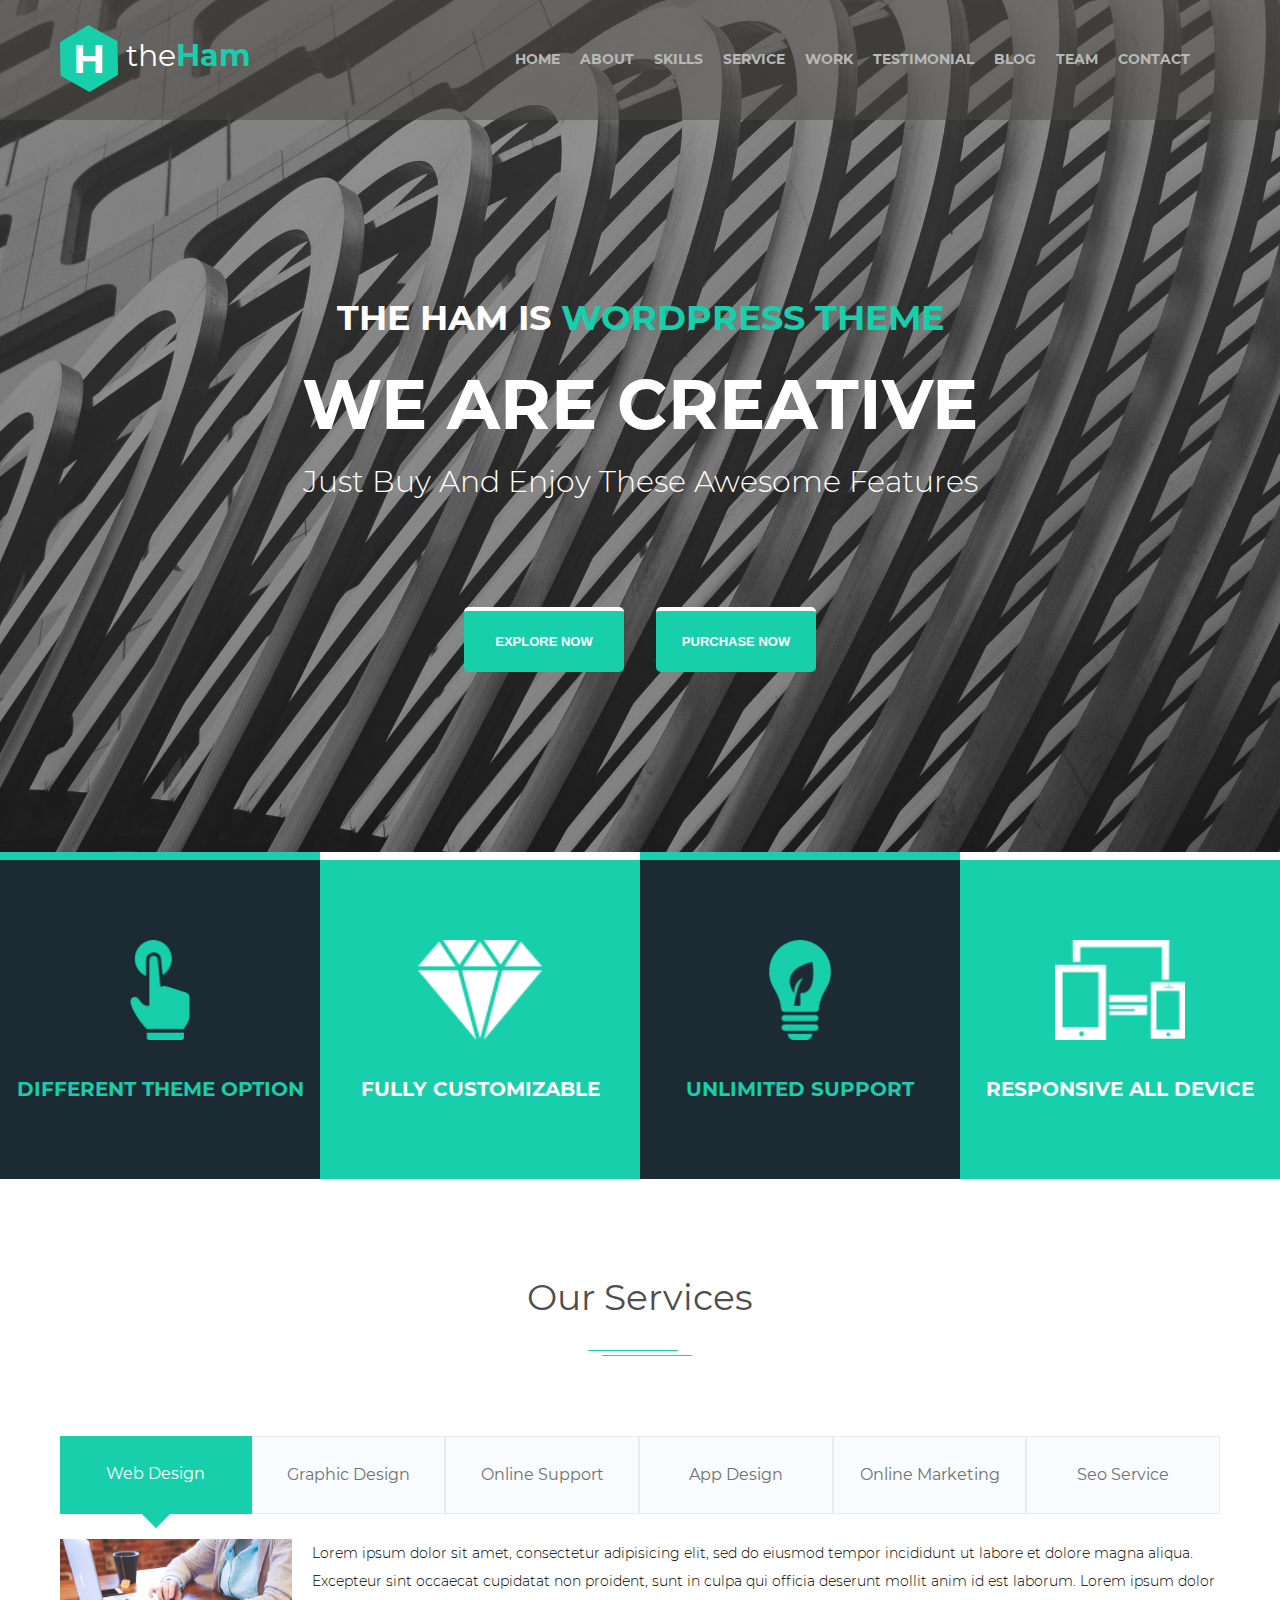
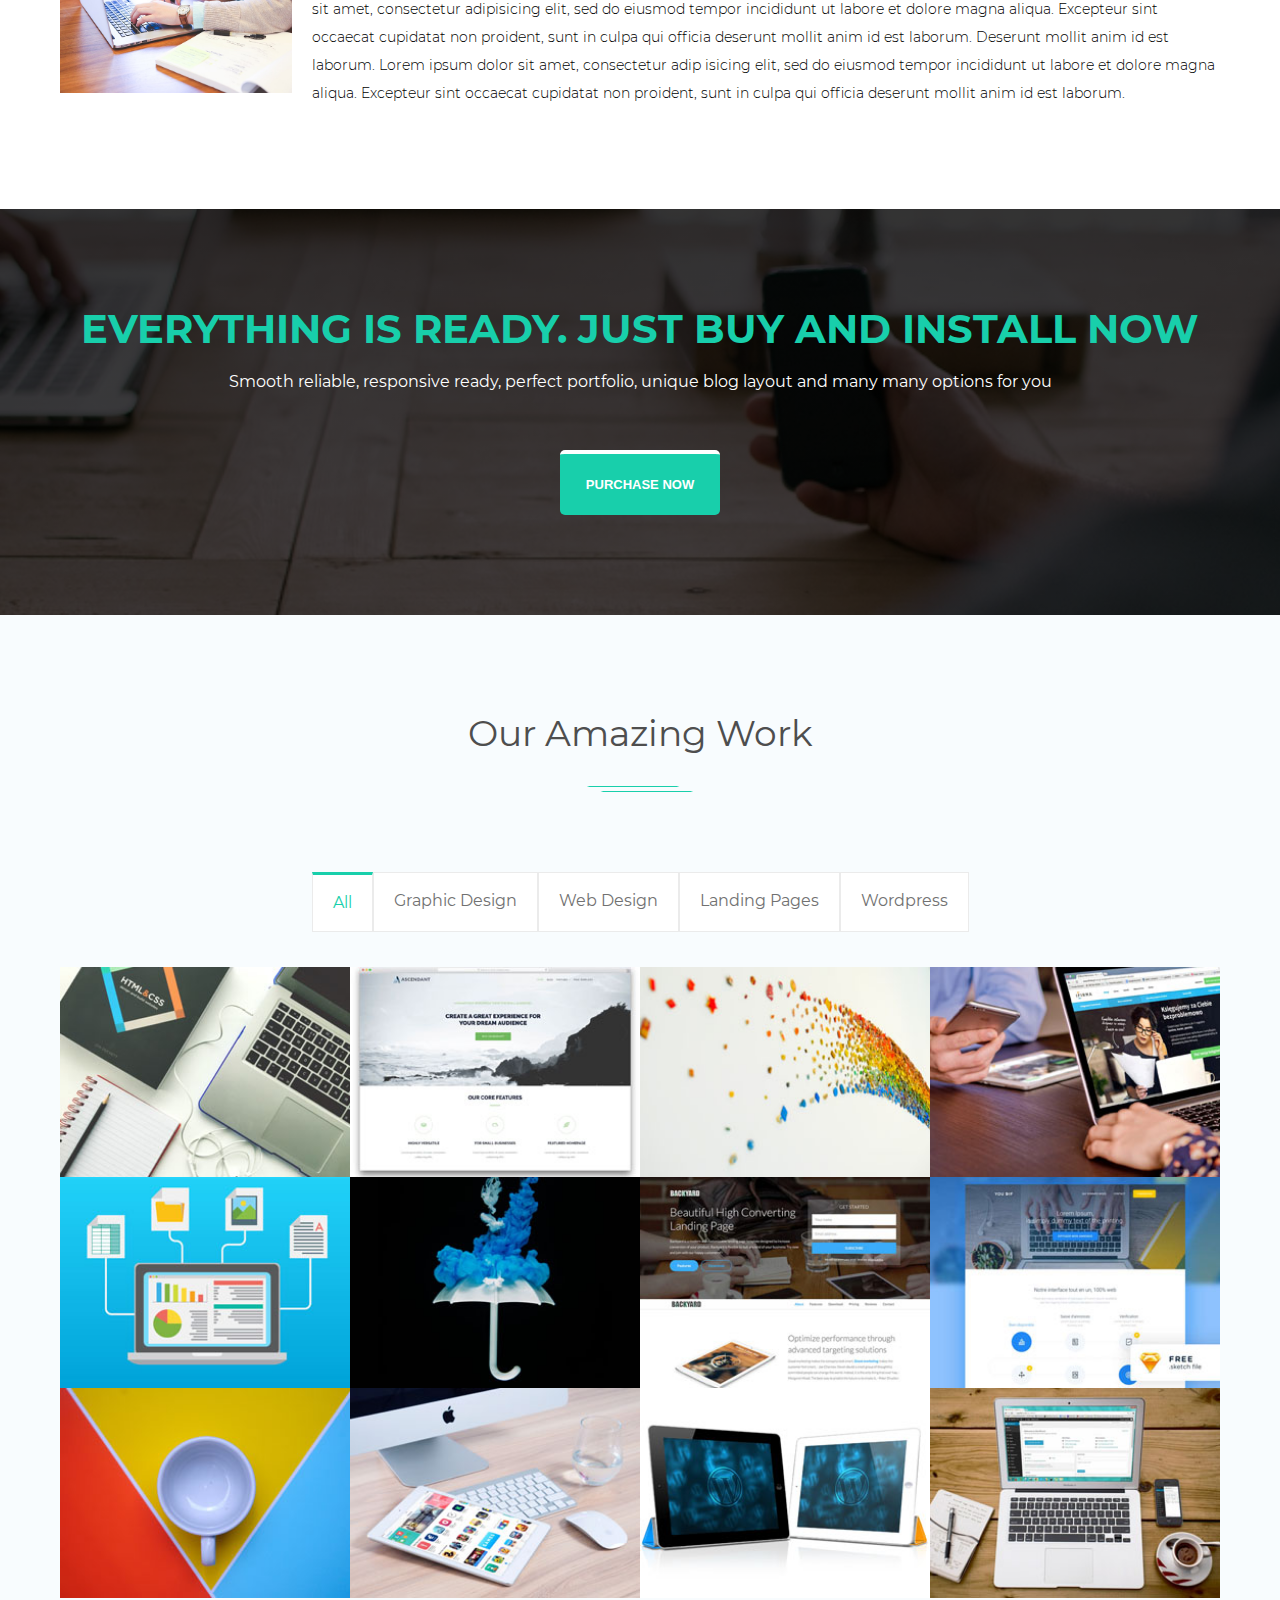
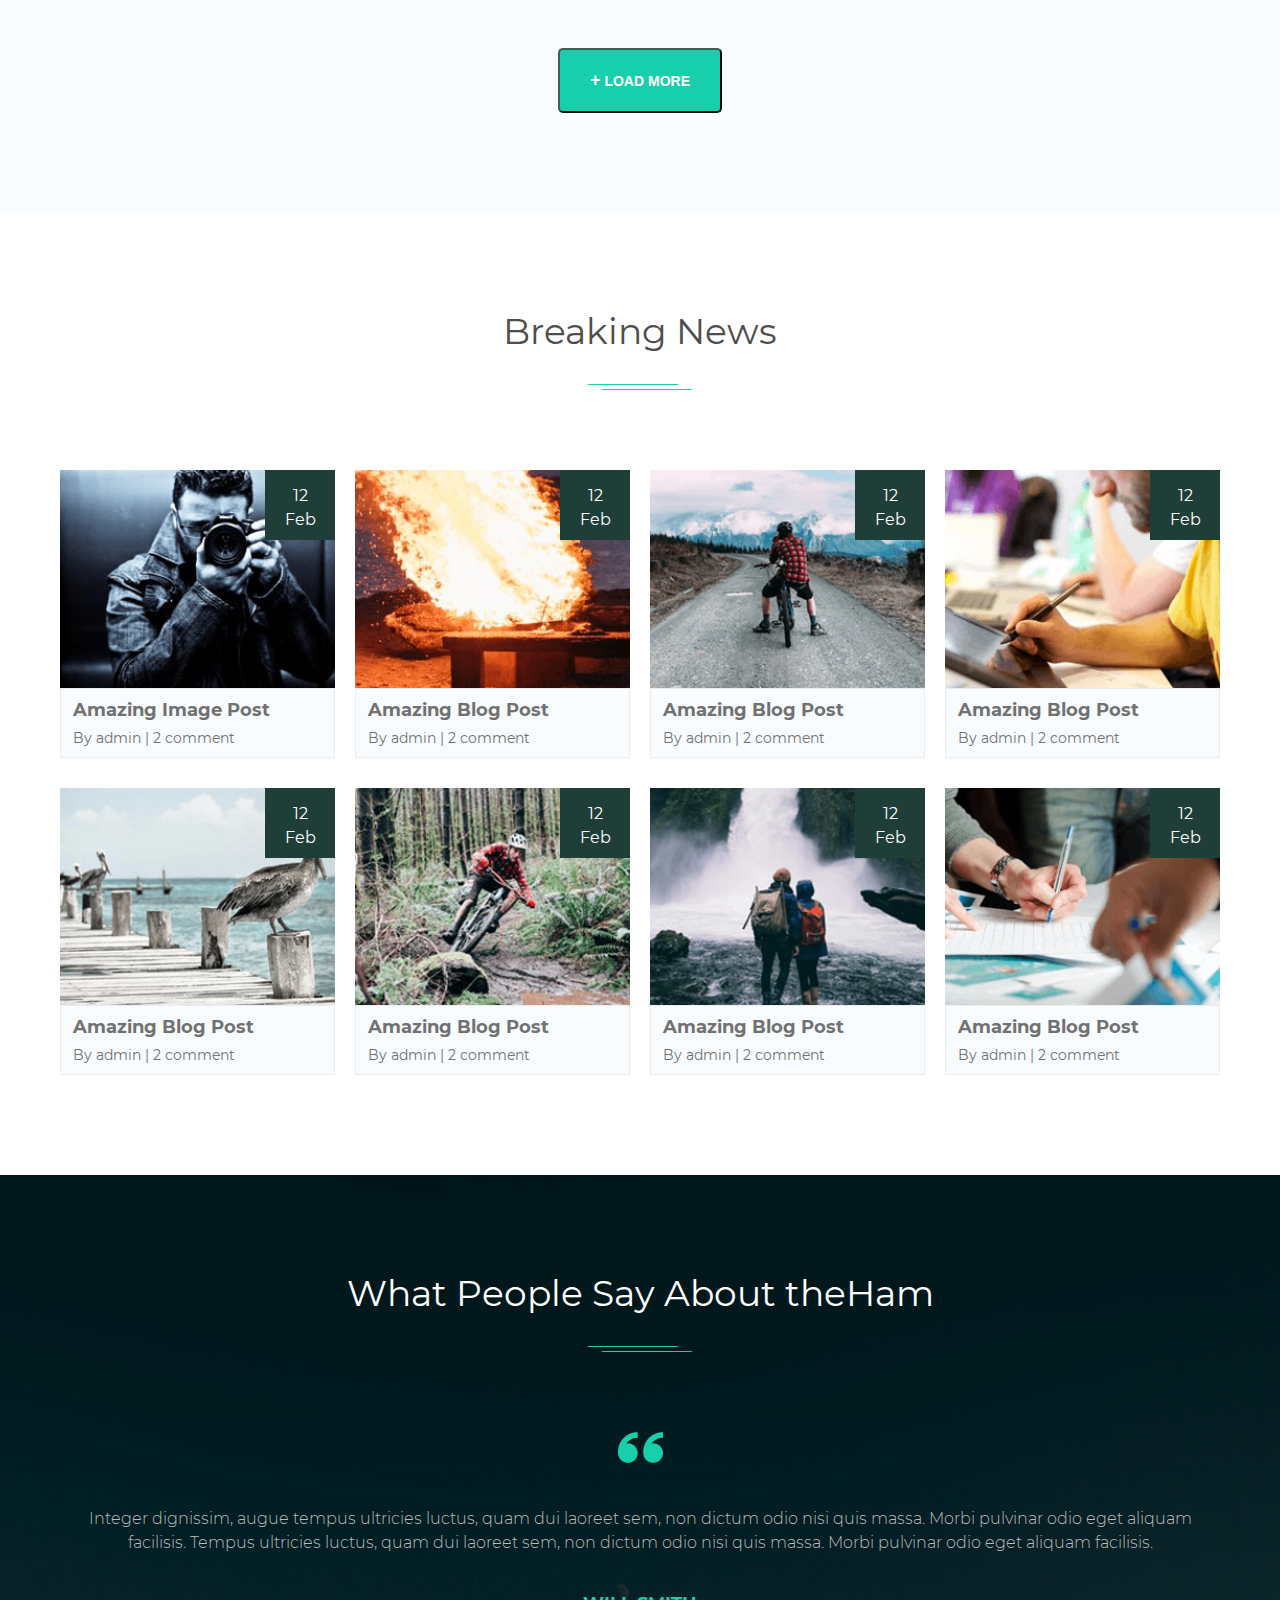
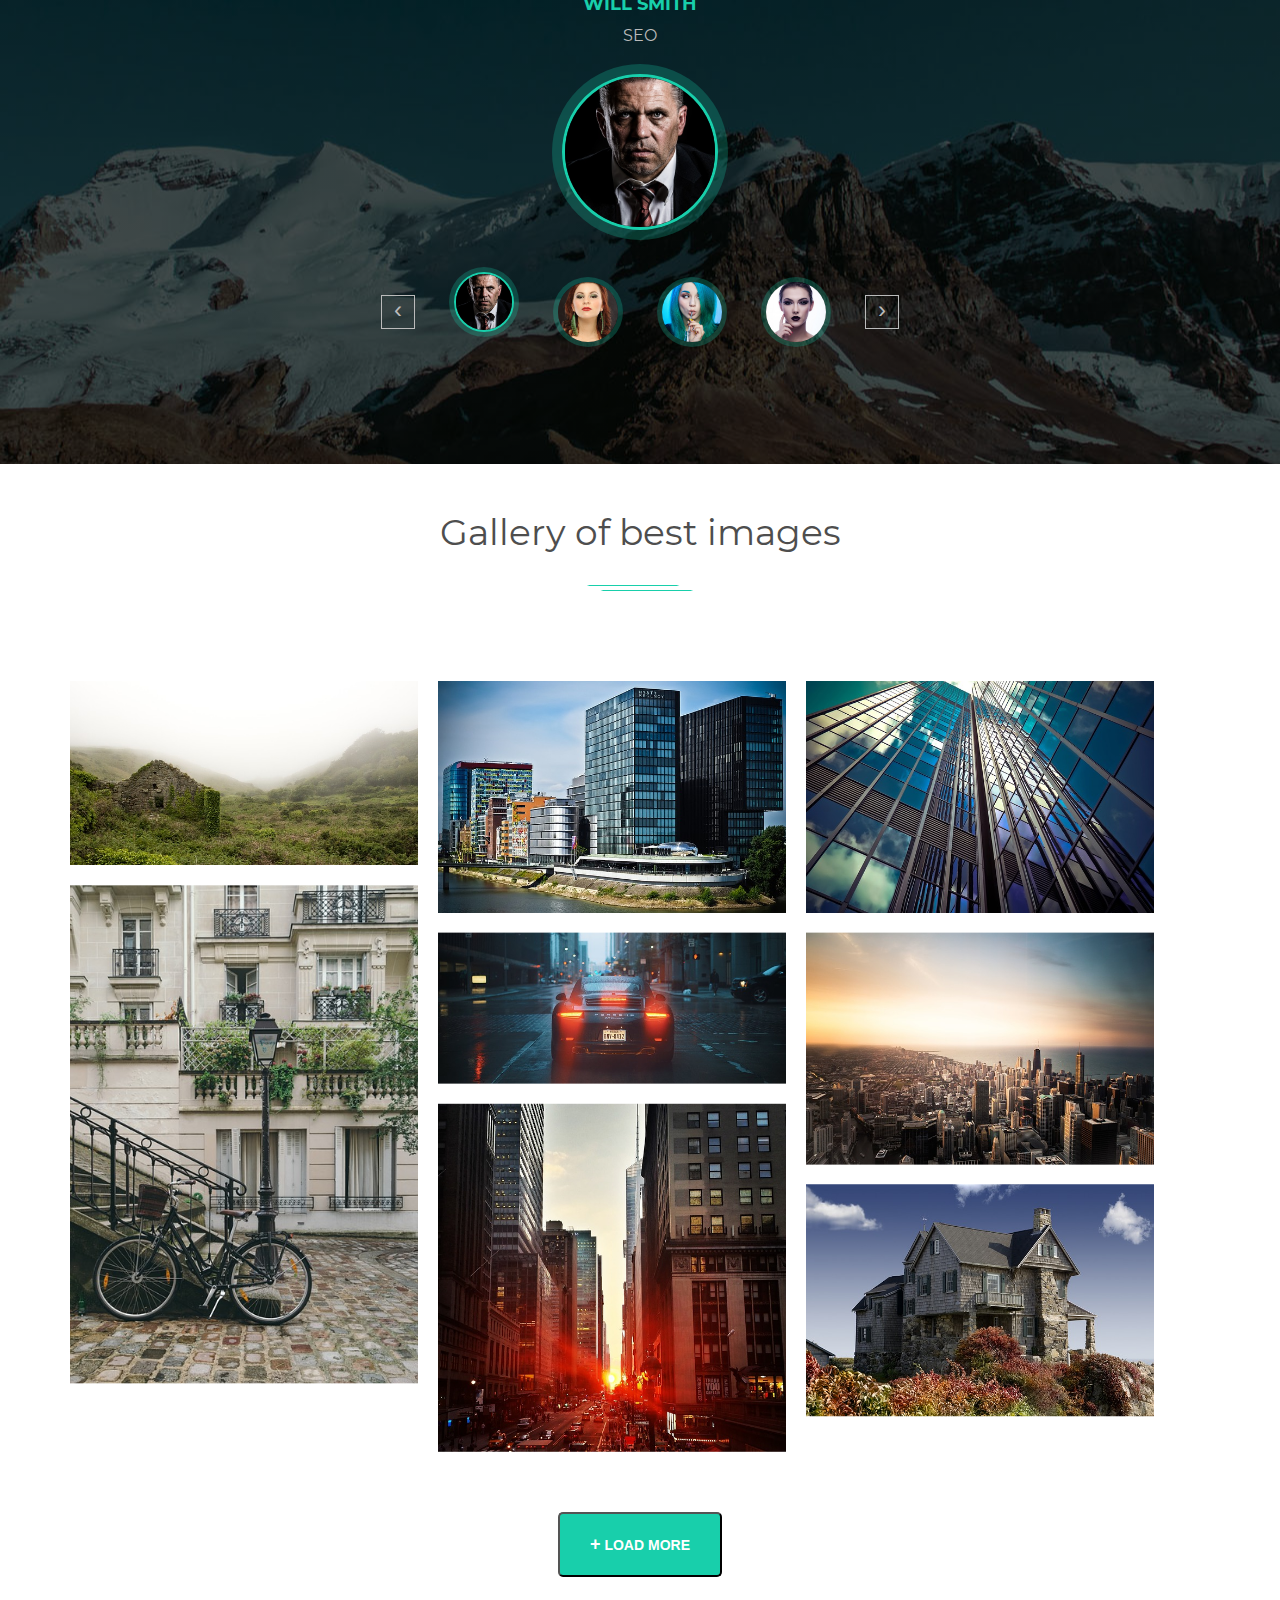
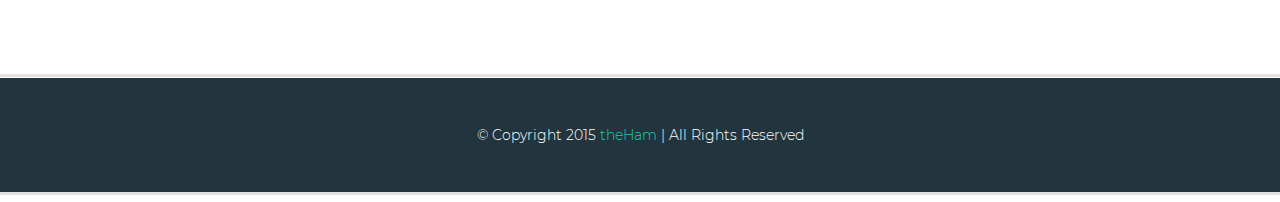
<file: fem1-popov-step-ham/index.html>
<!DOCTYPE html>
<html lang="en">
<head>
    <meta charset="UTF-8">
    <title>The Ham Step project</title>
    <link rel="stylesheet" href="css/reset.css">
    <link rel="stylesheet" href="css/style.css">
    <link rel="stylesheet" href="https://use.fontawesome.com/releases/v5.8.1/css/all.css" integrity="sha384-50oBUHEmvpQ+1lW4y57PTFmhCaXp0ML5d60M1M7uH2+nqUivzIebhndOJK28anvf" crossorigin="anonymous">
</head>
<body>
    <header class="header">
        <div class="header-nav">
            <div class="header-nav-container container">
                <a href="#" class="header-logo">
                    <span class="header-logo-hexagon">H</span>
                    the<span class="green-text bold-text">Ham</span>
                </a>
                <nav class="header-menu">
                    <a href="#" class="header-menu-item">home</a>
                    <a href="#" class="header-menu-item">about</a>
                    <a href="#" class="header-menu-item">skills</a>
                    <a href="#" class="header-menu-item">service</a>
                    <a href="#" class="header-menu-item">work</a>
                    <a href="#" class="header-menu-item">testimonial</a>
                    <a href="#" class="header-menu-item">blog</a>
                    <a href="#" class="header-menu-item">team</a>
                    <a href="#" class="header-menu-item">contact</a>
                    <i class="fas fa-search header-menu-item header-search-btn"></i>
                </nav>
            </div>
        </div>
        <div class="container header-container">
            <h1 class="header-title">The Ham is <span class="green-text">Wordpress theme</span></h1>
            <h2 class="header-title header-slogan">we are creative</h2>
            <h3 class="header-slogan-subtitle">Just Buy And Enjoy These Awesome Features</h3>
            <div class="header-btns">
                <button class="basic-btn">EXPLORE NOW</button>
                <button class="basic-btn">purchase now</button>
            </div>
        </div>
    </header>
    <section class="advantage">
        <div class="advantage-items"><img class="advantage-items-img" src="img/advantage-1.png" alt=""><h3>Different theme option</h3></div>
        <div class="advantage-items"><img class="advantage-items-img" src="img/advantage-2.png" alt=""><h3>fully customizable</h3></div>
        <div class="advantage-items"><img class="advantage-items-img" src="img/advantage-3.png" alt=""><h3>unlimited support</h3></div>
        <div class="advantage-items"><img class="advantage-items-img" src="img/advantage-4.png" alt=""><h3>responsive all device</h3></div>
    </section>
    <section class="services container">
        <h2 class="basic-title">Our Services</h2>
        <menu class="services-menu">
            <li class="services-menu-btn services-menu-btn-active" data-name="web-design">Web Design</li>
            <li class="services-menu-btn" data-name="graphic-design">Graphic Design</li>
            <li class="services-menu-btn" data-name="online-support">Online Support</li>
            <li class="services-menu-btn" data-name="app-design">App Design</li>
            <li class="services-menu-btn" data-name="online-marketing">Online Marketing</li>
            <li class="services-menu-btn" data-name="seo-service">Seo Service</li>
        </menu>
        <div class="services-content-wrapper">
            <p class="services-content clear-fix" data-content="web-design">
                <img class="services-content-img" src="img/services/web-design.jpg" alt=""> Lorem ipsum dolor sit amet, consectetur adipisicing elit, sed do eiusmod tempor incididunt ut labore et dolore magna aliqua. Excepteur sint occaecat cupidatat non proident, sunt in culpa qui officia deserunt mollit anim id est laborum. Lorem ipsum dolor sit amet, consectetur adipisicing elit, sed do eiusmod tempor incididunt ut labore et dolore magna aliqua. Excepteur sint occaecat cupidatat non proident, sunt in culpa qui officia deserunt mollit anim id est laborum. Deserunt mollit anim id est laborum. Lorem ipsum dolor sit amet, consectetur adip isicing elit, sed do eiusmod tempor incididunt ut labore et dolore magna aliqua. Excepteur sint occaecat cupidatat non proident, sunt in culpa qui officia deserunt mollit anim id est laborum.
            </p>
            <p class="services-content clear-fix" data-content="graphic-design" style="display: none;">
                <img class="services-content-img" src="img/services/graphic-design.jpg" alt=""> Fugit simul recteque ne sea, vel ei dolores intellegam. Quodsi appellantur cu his, everti interesset cum ex. Mundi alienum appellantur ius no, ei qui case argumentum vituperatoribus, porro dictas pro id. Sit tota tacimates senserit at, vel inani tempor labores ne. Ius et etiam aliquip suscipit.
            </p>
            <p class="services-content clear-fix" data-content="online-support" style="display: none;">
                <img class="services-content-img" src="img/services/online-support.jpg" alt=""> Te liber assentior eos, qui ne oblique scriptorem. Ex vis nominavi gubergren eloquentiam. Ea usu amet zril interesset, mel melius oporteat antiopam eu, qui ea nulla diceret vivendo. Ut sit paulo noster elaboraret, mollis indoctum cum ex. Vis ne fugit debitis prodesset, et ipsum voluptaria quo. Docendi offendit est ei. Iriure consequat eos ad, cu pri dicunt detraxit perpetua.
            </p>
            <p class="services-content clear-fix" data-content="app-design" style="display: none;">
                <img class="services-content-img" src="img/services/app-design.jpg" alt=""> Eos eu nostrud legimus. In sumo idque accusam sit. Epicuri vivendum accommodare eam ut, eu democritum dissentias scribentur sit. Dico phaedrum nam ea, ei veniam dolore mei.
            </p>
            <p class="services-content clear-fix" data-content="online-marketing" style="display: none;">
                <img class="services-content-img" src="img/services/online-marketing.jpg" alt=""> Ei vis maiorum vivendo phaedrum. Ut affert tacimates tractatos vim, ne eos aeque alterum. Nam ut reque partiendo. Ei tota percipit instructior est, ei eum case choro indoctum. Ex augue minimum per, sint quaestio sapientem vim ei.
            </p>
            <p class="services-content clear-fix" data-content="seo-service" style="display: none;">
                <img class="services-content-img" src="img/services/seo-service.jpg" alt=""> Cicero famously orated against his political opponent Lucius Sergius Catilina. Occasionally the first Oration against Catiline is taken for type specimens: Quo usque tandem abutere, Catilina, patientia nostra? Quam diu etiam furor iste tuus nos eludet? (How long, O Catiline, will you abuse our patience? And for how long will that madness of yours mock us?)
            </p>
        </div>
    </section>
    <section class="purchase">
        <h2 class="purchase-title">Everything is ready. just buy and install now</h2>
        <h3 class="purchase-subtitle">Smooth reliable, responsive ready, perfect portfolio, unique blog layout and many many options for you</h3>
        <button class="basic-btn">purchase now</button>
    </section>
    <section class="works">
        <div class="container">
            <h2 class="basic-title">Our Amazing Work</h2>
            <menu class="works-filter">
                <li class="works-filter-btn works-filter-btn-active">All</li>
                <li class="works-filter-btn" data-name="graphic-design">Graphic Design</li>
                <li class="works-filter-btn" data-name="web-design">Web Design</li>
                <li class="works-filter-btn" data-name="landing-page">Landing Pages</li>
                <li class="works-filter-btn" data-name="wordpress">Wordpress</li>
            </menu>
            <div class="works-content">
                <div class="works-content-item" data-category="web-design"><img src="img/web-design/web-design5.jpg" alt="poster"></div>
                <div class="works-content-item" data-category="landing-page"><img src="img/landing-page/landing-page3.jpg" alt="poster"></div>
                <div class="works-content-item" data-category="graphic-design"><img src="img/graphic-design/graphic-design2.jpg" alt="poster"></div>
                <div class="works-content-item" data-category="web-design"><img src="img/web-design/web-design6.jpg" alt="poster"></div>
                <div class="works-content-item" data-category="web-design"><img src="img/web-design/web-design7.jpg" alt="poster"></div>
                <div class="works-content-item" data-category="graphic-design"><img src="img/graphic-design/graphic-design1.jpg" alt="poster"></div>
                <div class="works-content-item" data-category="landing-page"><img src="img/landing-page/landing-page1.jpg" alt="poster"></div>
                <div class="works-content-item" data-category="landing-page"><img src="img/landing-page/landing-page2.jpg" alt="poster"></div>
                <div class="works-content-item" data-category="graphic-design"><img src="img/graphic-design/graphic-design3.jpg" alt="poster"></div>
                <div class="works-content-item" data-category="web-design"><img src="img/web-design/web-design2.jpg" alt="poster"></div>
                <div class="works-content-item" data-category="wordpress"><img src="img/wordpress/wordpress4.jpg" alt="poster"></div>
                <div class="works-content-item" data-category="wordpress"><img src="img/wordpress/wordpress5.jpg" alt="poster"></div>
                <div class="works-content-item" data-category="graphic-design"><img src="img/graphic-design/graphic-design4.jpg" alt="poster"></div>
                <div class="works-content-item" data-category="landing-page"><img src="img/landing-page/landing-page7.jpg" alt="poster"></div>
                <div class="works-content-item" data-category="wordpress"><img src="img/wordpress/wordpress1.jpg" alt="poster"></div>
                <div class="works-content-item" data-category="graphic-design"><img src="img/graphic-design/graphic-design8.jpg" alt="poster"></div>
                <div class="works-content-item" data-category="graphic-design"><img src="img/graphic-design/graphic-design9.jpg" alt="poster"></div>
                <div class="works-content-item" data-category="web-design"><img src="img/web-design/web-design3.jpg" alt="poster"></div>
                <div class="works-content-item" data-category="wordpress"><img src="img/wordpress/wordpress2.jpg" alt="poster"></div>
                <div class="works-content-item" data-category="graphic-design"><img src="img/graphic-design/graphic-design5.jpg" alt="poster"></div>
                <div class="works-content-item" data-category="wordpress"><img src="img/wordpress/wordpress9.jpg" alt="poster"></div>
                <div class="works-content-item" data-category="landing-page"><img src="img/landing-page/landing-page5.jpg" alt="poster"></div>
                <div class="works-content-item" data-category="graphic-design"><img src="img/graphic-design/graphic-design6.jpg" alt="poster"></div>
                <div class="works-content-item" data-category="graphic-design"><img src="img/graphic-design/graphic-design7.jpg" alt="poster"></div>
                <div class="works-content-item" data-category="web-design"><img src="img/web-design/web-design4.jpg" alt="poster"></div>
                <div class="works-content-item" data-category="landing-page"><img src="img/landing-page/landing-page4.jpg" alt="poster"></div>
                <div class="works-content-item" data-category="wordpress"><img src="img/wordpress/wordpress7.jpg" alt="poster"></div>
                <div class="works-content-item" data-category="wordpress"><img src="img/wordpress/wordpress8.jpg" alt="poster"></div>
                <div class="works-content-item" data-category="landing-page"><img src="img/landing-page/landing-page6.jpg" alt="poster"></div>
                <div class="works-content-item" data-category="wordpress"><img src="img/wordpress/wordpress3.jpg" alt="poster"></div>
                <div class="works-content-item" data-category="graphic-design"><img src="img/graphic-design/graphic-design10.jpg" alt="poster"></div>
                <div class="works-content-item" data-category="graphic-design"><img src="img/graphic-design/graphic-design11.jpg" alt="poster"></div>
                <div class="works-content-item" data-category="graphic-design"><img src="img/graphic-design/graphic-design12.jpg" alt="poster"></div>
                <div class="works-content-item" data-category="web-design"><img src="img/web-design/web-design1.jpg" alt="poster"></div>
                <div class="works-content-item" data-category="wordpress"><img src="img/wordpress/wordpress6.jpg" alt="poster"></div>
                <div class="works-content-item" data-category="wordpress"><img src="img/wordpress/wordpress10.jpg" alt="poster"></div>
                <div class="works-content-hover">
                    <button class="works-content-hover-btn"><i class="fas fa-link"></i></button>
                    <button class="works-content-hover-btn"><i class="fas fa-search"></i></button>
                    <h3 class="works-content-hover-title">creative design</h3>
                    <span class="works-content-hover-category">Graphic Design</span>
                </div>
            </div>
            <div class="preloader" id="worksPreloader">
                <div class="dash uno"></div>
                <div class="dash dos"></div>
                <div class="dash tres"></div>
                <div class="dash cuatro"></div>
            </div>
            <button class="load-more-btn" id="worksLoadMoreBtn"><span class="load-more-btn-plus">+</span> Load More</button>
        </div>
    </section>
    <section class="news container">
        <h2 class="basic-title">Breaking News</h2>
        <div class="news-wrapper">
            <a href="#" class="news-item">
                <img class="news-item-img" src="img/news/news1.png"/>
                <div class="news-item-description">
                    <h3 class="news-item-title">Amazing Image Post</h3>
                    <span>By admin    |    2 comment</span>
                </div>
                <span class="news-item-date">12 Feb</span>
            </a>
            <a href="#" class="news-item">
                <img class="news-item-img" src="img/news/news2.png"/>
                <span class="news-item-date">12 Feb</span>
                <div class="news-item-description">
                    <h3 class="news-item-title">Amazing Blog Post</h3>
                    <span>By admin    |    2 comment</span>
                </div>
            </a>
            <a href="#" class="news-item">
                <img class="news-item-img" src="img/news/news3.png"/>
                <span class="news-item-date">12 Feb</span>
                <div class="news-item-description">
                    <h3 class="news-item-title">Amazing Blog Post</h3>
                    <span>By admin    |    2 comment</span>
                </div>
            </a>
            <a href="#" class="news-item">
                <img class="news-item-img" src="img/news/news4.png"/>
                <span class="news-item-date">12 Feb</span>
                <div class="news-item-description">
                    <h3 class="news-item-title">Amazing Blog Post</h3>
                    <span>By admin    |    2 comment</span>
                </div>
            </a>
            <a href="#" class="news-item">
                <img class="news-item-img" src="img/news/news5.png"/>
                <span class="news-item-date">12 Feb</span>
                <div class="news-item-description">
                    <h3 class="news-item-title">Amazing Blog Post</h3>
                    <span>By admin    |    2 comment</span>
                </div>
            </a>
            <a href="#" class="news-item">
                <img class="news-item-img" src="img/news/news6.png"/>
                <span class="news-item-date">12 Feb</span>
                <div class="news-item-description">
                    <h3 class="news-item-title">Amazing Blog Post</h3>
                    <span>By admin    |    2 comment</span>
                </div>
            </a>
            <a href="#" class="news-item">
                <img class="news-item-img" src="img/news/news7.png"/>
                <span class="news-item-date">12 Feb</span>
                <div class="news-item-description">
                    <h3 class="news-item-title">Amazing Blog Post</h3>
                    <span>By admin    |    2 comment</span>
                </div>
            </a>
            <a href="#" class="news-item">
                <img class="news-item-img" src="img/news/news8.png"/>
                <span class="news-item-date">12 Feb</span>
                <div class="news-item-description">
                    <h3 class="news-item-title">Amazing Blog Post</h3>
                    <span>By admin    |    2 comment</span>
                </div>
            </a>
        </div>
    </section>
    <section class="people">
        <div class="container">
            <h2 class="basic-title white-text">What People Say About theHam</h2>
            <div class="people-content people-content-active" data-index="1">
                <p class="people-content-quote">Integer dignissim, augue tempus ultricies luctus, quam dui laoreet sem, non dictum odio nisi quis massa. Morbi pulvinar odio eget aliquam facilisis. Tempus ultricies luctus, quam dui laoreet sem, non dictum odio nisi quis massa. Morbi pulvinar odio eget aliquam facilisis.</p>
                <h3 class="people-content-name">Will Smith</h3>
                <h4 class="people-content-position">SEO</h4>
                <img class="people-content-img" src="img/people/face-1.jpg" alt="">
            </div>
            <div class="people-content" data-index="2">
                <p class="people-content-quote">Integer dignissim, augue tempus ultricies luctus, quam dui laoreet sem, non dictum odio nisi quis massa. Morbi pulvinar odio eget aliquam facilisis. Tempus ultricies luctus, quam dui laoreet sem, non dictum odio nisi quis massa. Morbi pulvinar odio eget aliquam facilisis.</p>
                <h3 class="people-content-name">Ariana Grande</h3>
                <h4 class="people-content-position">UX Designer</h4>
                <img class="people-content-img" src="img/people/face-2.jpg" alt="">
            </div>
            <div class="people-content" data-index="3">
                <p class="people-content-quote">Integer dignissim, augue tempus ultricies luctus, quam dui laoreet sem, non dictum odio nisi quis massa. Morbi pulvinar odio eget aliquam facilisis. Tempus ultricies luctus, quam dui laoreet sem, non dictum odio nisi quis massa. Morbi pulvinar odio eget aliquam facilisis.</p>
                <h3 class="people-content-name">Katty Parry</h3>
                <h4 class="people-content-position">Web Developer</h4>
                <img class="people-content-img" src="img/people/face-3.jpg" alt="">
            </div>
            <div class="people-content" data-index="4">
                <p class="people-content-quote">Integer dignissim, augue tempus ultricies luctus, quam dui laoreet sem, non dictum odio nisi quis massa. Morbi pulvinar odio eget aliquam facilisis. Tempus ultricies luctus, quam dui laoreet sem, non dictum odio nisi quis massa. Morbi pulvinar odio eget aliquam facilisis.</p>
                <h3 class="people-content-name">Beyonce</h3>
                <h4 class="people-content-position">UX Designer</h4>
                <img class="people-content-img" src="img/people/face-4.jpg" alt="">
            </div>
            <nav class="people-nav">
                <button class="people-nav-arrow" id="arrowLeft">&#8249</button>
                <img class="people-nav-img people-nav-img-active" src="img/people/face-1.jpg" alt="Face" data-index="1">
                <img class="people-nav-img" src="img/people/face-2.jpg" alt="Face" data-index="2">
                <img class="people-nav-img" src="img/people/face-3.jpg" alt="Face" data-index="3">
                <img class="people-nav-img" src="img/people/face-4.jpg" alt="Face" data-index="4">
                <button class="people-nav-arrow" id="arrowRight">&#8250</button>
            </nav>
        </div>
    </section>
    <section class="gallery container">
        <h2 class="basic-title">Gallery of best images</h2>
        <div class="grid">
        </div>
        <div class="preloader" id="galleryPreloader">
            <div class="dash uno"></div>
            <div class="dash dos"></div>
            <div class="dash tres"></div>
            <div class="dash cuatro"></div>
        </div>
        <button class="load-more-btn" id="galleryLoadMoreBtn"><span class="load-more-btn-plus">+</span> Load More</button>
    </section>
    <footer class="footer">
        &#169 Copyright 2015 <a class="footer-link" href="#">theHam</a> | All Rights Reserved
    </footer>

    <script src="js/jquery-3.4.1.min.js"></script>
    <script src="js/masonry.pkgd.min.js"></script>
    <script src="js/script.js"></script>
</body>
</file>
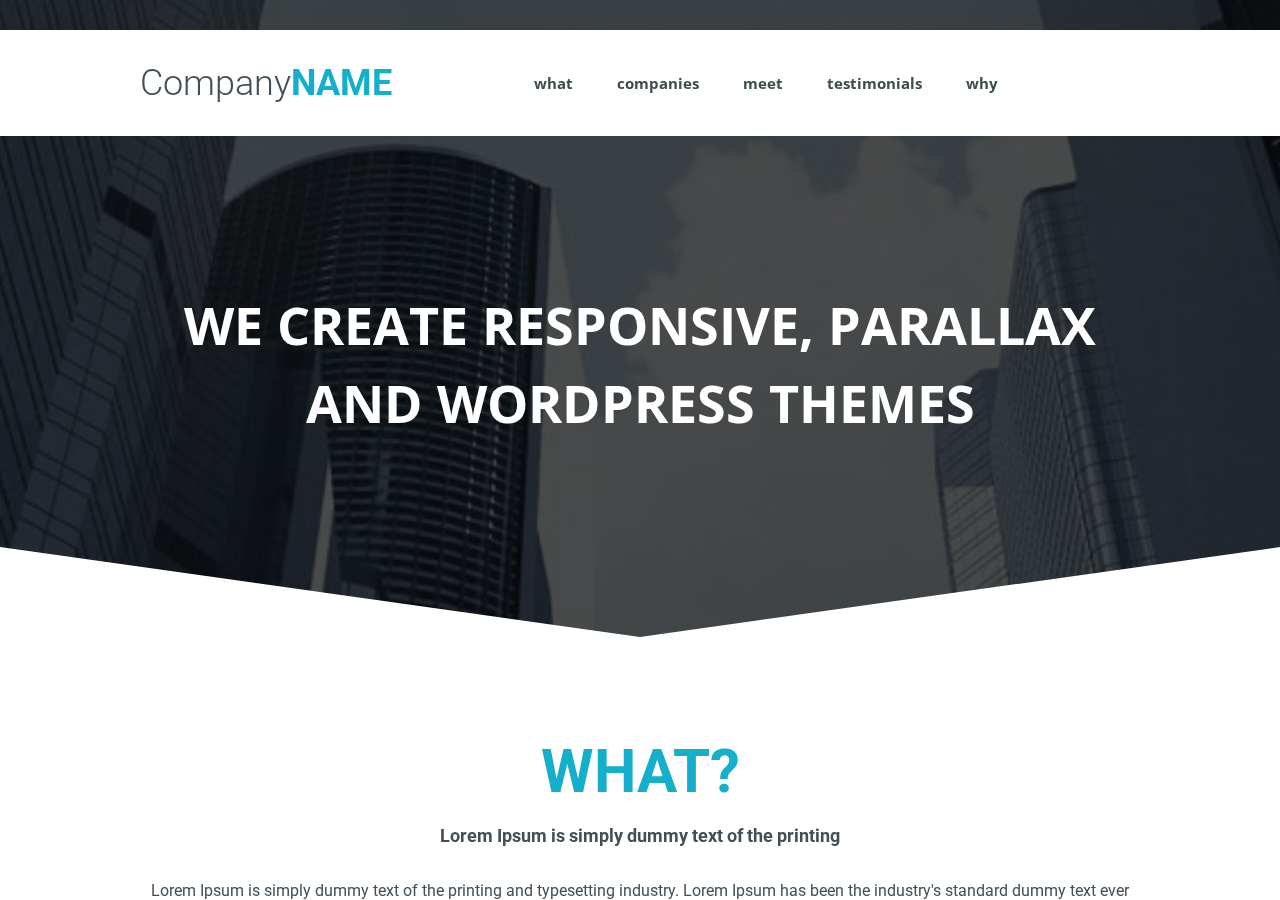
<file: parallax/index.html>
<!DOCTYPE html>
<html lang="en">
<head>
    <meta charset="UTF-8">
    <link rel="stylesheet" href="css/reset.css">
    <link href="https://fonts.googleapis.com/css?family=Open+Sans:400,400i,600i,700|Roboto:300,400,700" rel="stylesheet">
    <link rel="stylesheet" href="css/style.css">
    <title>Homework 8</title>
</head>
<body>
<div class="parallax">
    <header class="header">
        <div class="parallax-bg header-bg">
        </div>
        <div class="navbar-top">
            <nav class="container">
                <a href="#" class="logo-text">Company<span class="blue-text">Name</span></a>
                <menu class="navbar-top-menu">
                    <a href="#" class="navbar-top-menu-items">what</a>
                    <a href="#" class="navbar-top-menu-items">companies</a>
                    <a href="#" class="navbar-top-menu-items">meet</a>
                    <a href="#" class="navbar-top-menu-items">testimonials</a>
                    <a href="#" class="navbar-top-menu-items">why</a>
                </menu>
            </nav>
        </div>
        <h1 class="header-title container">WE CREATE Responsive, Parallax And Wordpress Themes</h1>
    </header>
    <section class="basic-block">
        <div class="container">
            <h2 class="basic-title blue-text">What?</h2>
            <h3 class="basic-subtitle">Lorem Ipsum is simply dummy text of the printing</h3>
            <p class="basic-text">Lorem Ipsum is simply dummy text of the printing and typesetting industry. Lorem Ipsum has been the industry's standard dummy text ever since the 1500s, when an unknown printer took a galley of type and scrambled it to make a type specimen book. It has survived not only five centuries, but also the leap into electronic typesetting, remaining essentially unchanged. </p>
        </div>
    </section>
    <section class="dark-block">
        <div class="parallax-bg middle-bg"></div>
        <div class="container">
            <h2 class="basic-title blue-text">What?</h2>
            <h3 class="dark-subtitle">Lorem Ipsum is simply dummy text of the printing</h3>
            <div class="companies">
                <img src="img/Logo-1.png" alt="Company Logo 1">
                <div class="companies-logo-2">
                    <img class="companies-logo-2-img" src="img/Logo-2-1.png" alt="Company Logo 2">
                    <img class="companies-logo-2-img" src="img/Logo-2-2.png" alt="Company Logo 2">
                </div>
                <img src="img/Logo-3.png" alt="Company Logo 3">
                <img src="img/Logo-4.png" alt="Company Logo 4">
                <img src="img/Logo-5.png" alt="Company Logo 5">
                <img src="img/Logo-3.png" alt="Company Logo 6">
                <img src="img/Logo-7.png" alt="Company Logo 7">
                <img src="img/Logo-8.png" alt="Company Logo 8">

            </div>
        </div>
    </section>
    <section class="basic-block">
        <div class="container">
            <h2 class="basic-title blue-text">Meet us</h2>
            <h3 class="basic-subtitle">Lorem Ipsum is simply dummy text of the printing</h3>
            <div class="team">
                <div>
                    <img src="img/member-1.png" alt="Portrait 1">
                    <p class="basic-text">Lorem Ipsum is simply dummy text of the printing and typesetting industry. Lorem Ipsum has been the industry's standard dummy text and type.</p>
                </div>
                <div>
                    <img src="img/member-2.png" alt="Portrait 2">
                    <p class="basic-text">Lorem Ipsum is simply dummy text of the printing and typesetting industry. Lorem Ipsum has been the industry's standard dummy text and type.</p>
                </div>
                <div>
                    <img src="img/member-3.png" alt="Portrait 3">
                    <p class="basic-text">Lorem Ipsum is simply dummy text of the printing and typesetting industry. Lorem Ipsum has been the industry's standard dummy text and type.</p>
                </div>
            </div>
        </div>
    </section>
    <section class="dark-block">
        <div class="parallax-bg bottom-bg"></div>
        <div class="container">
            <h2 class="basic-title blue-text">Testimonials</h2>
            <h3 class="dark-subtitle">Lorem Ipsum is simply dummy text of the printing</h3>
            <p class="quote-text">Lorem Ipsum is simply dummy text of the printing and typesetting industry. Lorem Ipsum has been the industry's
                standard dummy text ever since the 1500s, when an unknown printer took a galley of type.</p>
            <p class="quote-autor">- Shoaib Ahmed</p>
        </div>
    </section>
    <section class="basic-block">
        <div class="container">
            <h2 class="basic-title blue-text">Why?</h2>
            <h3 class="basic-subtitle">Lorem Ipsum is simply dummy text of the printing</h3>
            <p class="formula">INNOVATION + PASSION + EXPERIENCE + INNOVATION
                + PASSION + EXPERIENCE =</p>
        </div>
    </section>
    <footer class="container">
        <p class="footer-text basic-text">Copyright © 2014 Company Name. All rights reserved.
            Designed by <span class="footer-text-bold">Iconic Graphics</span>.</p>
    </footer>
</div>
</body>
</html>
</file>
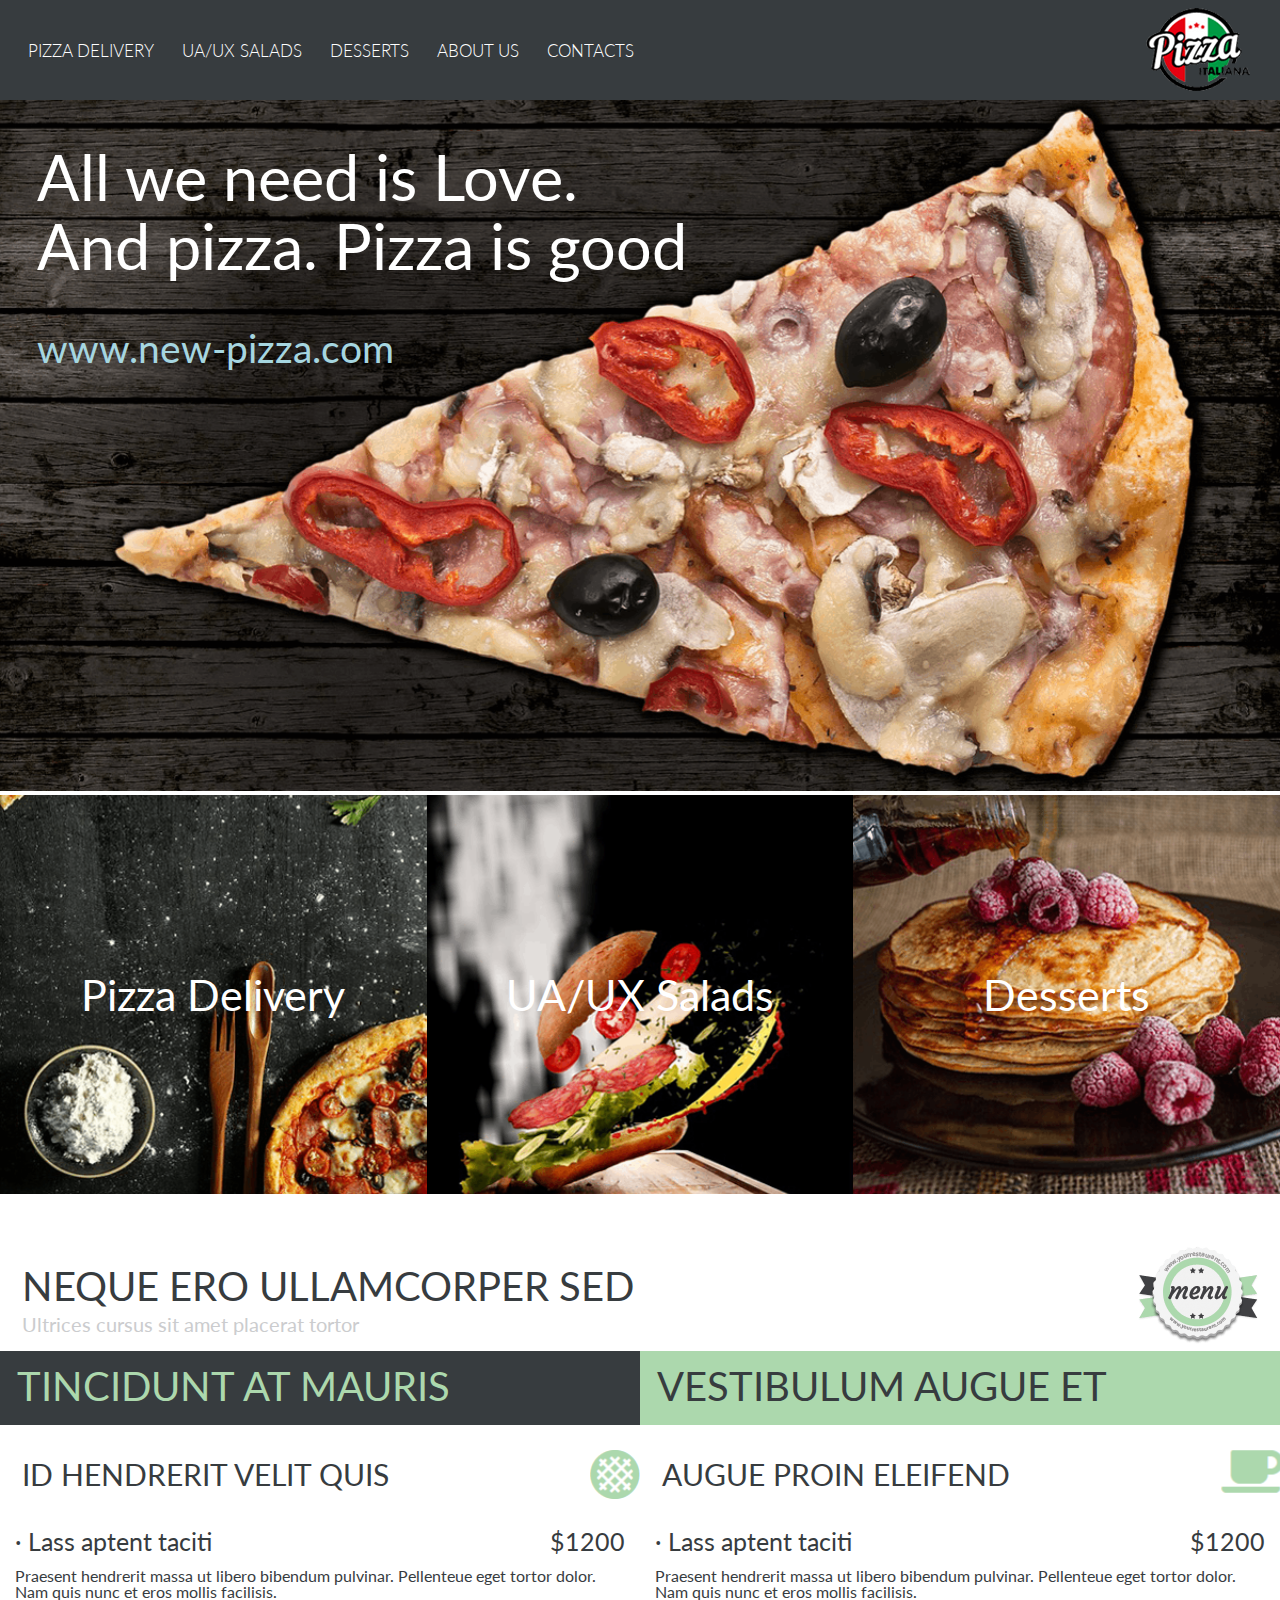
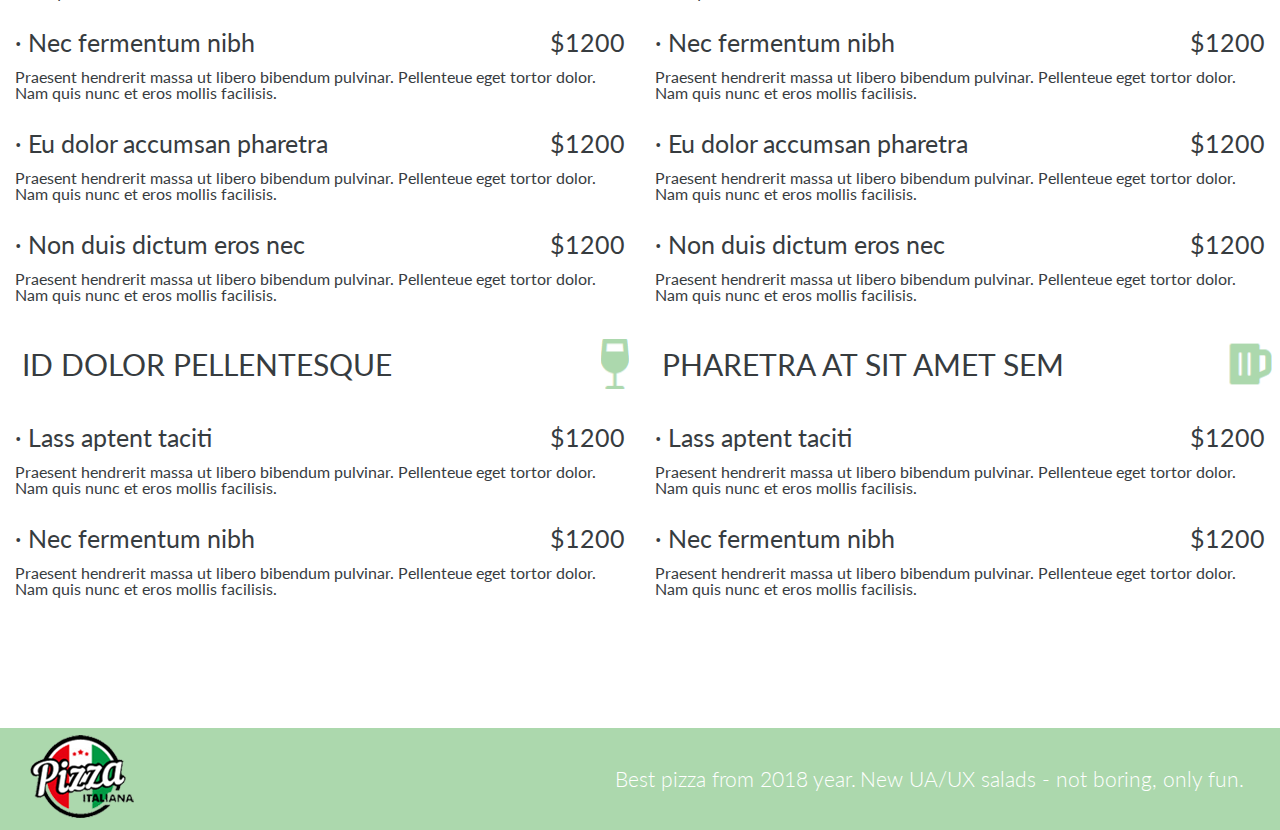
<file: pizza/index.html>
<!doctype html>
<html lang="en">
<head>
    <meta charset="UTF-8">
    <meta name="viewport"
          content="width=device-width, user-scalable=no, initial-scale=1.0, maximum-scale=1.0, minimum-scale=1.0">
    <meta http-equiv="X-UA-Compatible" content="ie=edge">
    <link href="https://fonts.googleapis.com/css?family=Lato:300,400,700|Montserrat&display=swap" rel="stylesheet">    <link rel="stylesheet" href="css/reset.css">
    <link rel="stylesheet" href="css/style.css">
    <link rel="stylesheet" href="https://use.fontawesome.com/releases/v5.8.1/css/all.css" integrity="sha384-50oBUHEmvpQ+1lW4y57PTFmhCaXp0ML5d60M1M7uH2+nqUivzIebhndOJK28anvf" crossorigin="anonymous">
    <title>Advanced HTML/CSS: homework 1</title>
</head>
<body>
    <section class="nav">
        <span class="nav-title">Navigation</span>
        <div class="nav-btn"><i class="fas fa-bars"></i></div>
        <nav class="nav-menu">
            <a href="#" class="nav-menu-item">Pizza delivery</a>
            <a href="#" class="nav-menu-item">UA/UX Salads</a>
            <a href="#" class="nav-menu-item">Desserts</a>
            <a href="#" class="nav-menu-item">About Us</a>
            <a href="#" class="nav-menu-item">Contacts</a>
        </nav>
        <img class="nav-logo" src="img/nav-logo.png">
    </section>
    <section class="header">
        <h2 class="header-title">All we need is Love. <br>And pizza. Pizza is good</h2>
        <a href="#" class="header-website">www.new-pizza.com</a>
    </section>
    <section class="category">
        <a href="#" class="category-item category-item-pizza">Pizza Delivery</a>
        <a href="#" class="category-arrow"><i class="fas fa-chevron-right"></i></a>
        <a href="#" class="category-item category-item-salads">UA/UX Salads</a>
        <a href="#" class="category-arrow"><i class="fas fa-chevron-right"></i></a>
        <a href="#" class="category-item category-item-deserts">Desserts</a>
        <a href="#" class="category-arrow"><i class="fas fa-chevron-right"></i></a>
    </section>
    <section class="overmenu">
        <h2 class="overmenu-title">neque ero ullamcorper sed</h2>
        <h3 class="overmenu-subtitle">Ultrices cursus sit amet placerat tortor</h3>
        <img class="overmenu-logo" src="img/menu-logo.png">
    </section>
    <section class="menu">
        <div class="menu-block">
            <h3 class="menu-block-title menu-block-title-grey">tincidunt at Mauris</h3>
            <div class="menu-category">
                <h4 class="menu-category-title">id hendrerit velit quis</h4>
                <img class="menu-category-icon" src="img/icon-1.png"/>
            </div>
            <div class="menu-item">
                <h5 class="menu-item-name">· Lass aptent taciti</h5>
                <span class="menu-item-price">$1200</span>
                <p class="menu-item-desc">Praesent hendrerit massa ut libero bibendum pulvinar. Pellenteue eget tortor dolor. Nam quis nunc et eros mollis facilisis.</p>
            </div>
            <div class="menu-item">
                <h5 class="menu-item-name">· Nec fermentum nibh</h5>
                <span class="menu-item-price">$1200</span>
                <p class="menu-item-desc">Praesent hendrerit massa ut libero bibendum pulvinar. Pellenteue eget tortor dolor. Nam quis nunc et eros mollis facilisis.</p>
            </div>
            <div class="menu-item">
                <h5 class="menu-item-name">· Eu dolor accumsan pharetra</h5>
                <span class="menu-item-price">$1200</span>
                <p class="menu-item-desc">Praesent hendrerit massa ut libero bibendum pulvinar. Pellenteue eget tortor dolor. Nam quis nunc et eros mollis facilisis.</p>
            </div>
            <div class="menu-item">
                <h5 class="menu-item-name">· Non duis dictum eros nec</h5>
                <span class="menu-item-price">$1200</span>
                <p class="menu-item-desc">Praesent hendrerit massa ut libero bibendum pulvinar. Pellenteue eget tortor dolor. Nam quis nunc et eros mollis facilisis.</p>
            </div>
            <div class="menu-category">
                <h4 class="menu-category-title">id dolor Pellentesque</h4>
                <img class="menu-category-icon" src="img/icon-3.png"/>
            </div>
            <div class="menu-item">
                <h5 class="menu-item-name">· Lass aptent taciti</h5>
                <span class="menu-item-price">$1200</span>
                <p class="menu-item-desc">Praesent hendrerit massa ut libero bibendum pulvinar. Pellenteue eget tortor dolor. Nam quis nunc et eros mollis facilisis.</p>
            </div>
            <div class="menu-item">
                <h5 class="menu-item-name">· Nec fermentum nibh</h5>
                <span class="menu-item-price">$1200</span>
                <p class="menu-item-desc">Praesent hendrerit massa ut libero bibendum pulvinar. Pellenteue eget tortor dolor. Nam quis nunc et eros mollis facilisis.</p>
            </div>
        </div>
        <div class="menu-block">
            <h3 class="menu-block-title menu-block-title-green">vestibulum augue et</h3>
            <div class="menu-category">
                <h4 class="menu-category-title">augue Proin eleifend</h4>
                <img class="menu-category-icon icon-tea-cup" src="img/icon-2.png"/>
            </div>
            <div class="menu-item">
                <h5 class="menu-item-name">· Lass aptent taciti</h5>
                <span class="menu-item-price">$1200</span>
                <p class="menu-item-desc">Praesent hendrerit massa ut libero bibendum pulvinar. Pellenteue eget tortor dolor. Nam quis nunc et eros mollis facilisis.</p>
            </div>
            <div class="menu-item">
                <h5 class="menu-item-name">· Nec fermentum nibh</h5>
                <span class="menu-item-price">$1200</span>
                <p class="menu-item-desc">Praesent hendrerit massa ut libero bibendum pulvinar. Pellenteue eget tortor dolor. Nam quis nunc et eros mollis facilisis.</p>
            </div>
            <div class="menu-item">
                <h5 class="menu-item-name">· Eu dolor accumsan pharetra</h5>
                <span class="menu-item-price">$1200</span>
                <p class="menu-item-desc">Praesent hendrerit massa ut libero bibendum pulvinar. Pellenteue eget tortor dolor. Nam quis nunc et eros mollis facilisis.</p>
            </div>
            <div class="menu-item">
                <h5 class="menu-item-name">· Non duis dictum eros nec</h5>
                <span class="menu-item-price">$1200</span>
                <p class="menu-item-desc">Praesent hendrerit massa ut libero bibendum pulvinar. Pellenteue eget tortor dolor. Nam quis nunc et eros mollis facilisis.</p>
            </div>
            <div class="menu-category">
                <h4 class="menu-category-title">pharetra at sit amet sem</h4>
                <img class="menu-category-icon icon-beer-cup" src="img/icon-4.png"/>
            </div>
            <div class="menu-item">
                <h5 class="menu-item-name">· Lass aptent taciti</h5>
                <span class="menu-item-price">$1200</span>
                <p class="menu-item-desc">Praesent hendrerit massa ut libero bibendum pulvinar. Pellenteue eget tortor dolor. Nam quis nunc et eros mollis facilisis.</p>
            </div>
            <div class="menu-item">
                <h5 class="menu-item-name">· Nec fermentum nibh</h5>
                <span class="menu-item-price">$1200</span>
                <p class="menu-item-desc">Praesent hendrerit massa ut libero bibendum pulvinar. Pellenteue eget tortor dolor. Nam quis nunc et eros mollis facilisis.</p>
            </div>
        </div>
    </section>
    <section class="footer">
        <img class="footer-logo" src="img/nav-logo.png">
        <span class="footer-text">Best pizza from 2018 year.</span>
        <span class="footer-text">New UA/UX salads - not boring, only fun.</span>
    </section>

    <script
            src="https://code.jquery.com/jquery-3.4.1.min.js"
            integrity="sha256-CSXorXvZcTkaix6Yvo6HppcZGetbYMGWSFlBw8HfCJo="
            crossorigin="anonymous"></script>
    <script src="js/script.js"></script>
</body>
</html>
</file>
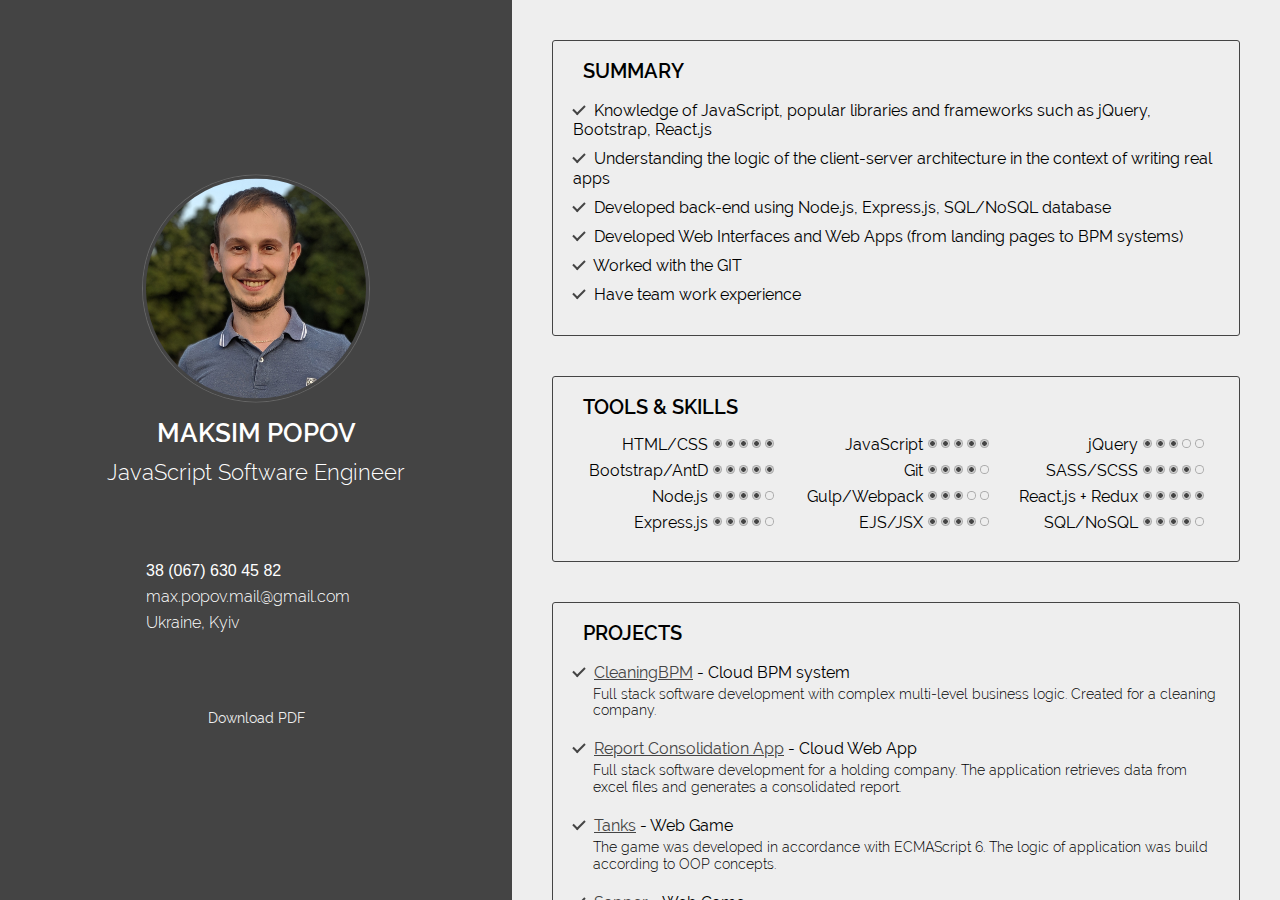
<file: resume/index.html>
<!doctype html>
<html lang="en">
<head>
    <meta charset="UTF-8">
    <meta name="viewport"
          content="width=device-width, user-scalable=no, initial-scale=1.0, maximum-scale=1.0, minimum-scale=1.0">
    <meta http-equiv="X-UA-Compatible" content="ie=edge">
    <link rel="stylesheet" href="css/reset.css">
    <link rel="stylesheet" href="css/style.css">
    <link rel="stylesheet" href="https://use.fontawesome.com/releases/v5.8.1/css/all.css" integrity="sha384-50oBUHEmvpQ+1lW4y57PTFmhCaXp0ML5d60M1M7uH2+nqUivzIebhndOJK28anvf" crossorigin="anonymous">
    <title>Maksim Popov</title>
</head>
<body>
<div class="container">
    <aside>
        <div class="aside-wrapper">
            <img class="aside-photo" src="img/photo-card3.jpg" alt="photo"/>
            <h1 class="aside-name">Maksim Popov</h1>
            <h2 class="aside-profession">JavaScript Software Engineer</h2>
            <div class="aside-info">
                <li class="aside-info-item"><i class="fas fa-phone"></i>  <a class="aside-info-tel" href="tel:+380676304582">38 (067) 630 45 82</a></li>
                <li class="aside-info-item"><i class="fas fa-envelope"></i>  <a href="mailto:max.popov.mail@gmail.com">max.popov.mail@gmail.com</a></li>
                <li class="aside-info-item"><i class="fas fa-globe-americas"></i>  Ukraine, Kyiv</li>
            </div>
            <a href="CV_Maksim_Popov.pdf" class="aside-link" download>Download PDF</a>
        </div>
    </aside>
    <main>
        <section>
            <h3>Summary</h3>
            <li class="summary-item list-item">
                Knowledge of JavaScript, popular libraries and frameworks such as jQuery, Bootstrap, React.js
            </li>
            <li class="summary-item list-item">
                Understanding the logic of the client-server architecture in the context of writing real apps
            </li>
            <li class="summary-item list-item">
                Developed back-end using Node.js, Express.js, SQL/NoSQL database
            </li>
            <li class="summary-item list-item">
                Developed Web Interfaces and Web Apps (from landing pages to BPM systems)
            </li>
            <li class="summary-item list-item">
                Worked with the GIT
            </li>
            <li class="summary-item list-item">
                Have team work experience
            </li>
        </section>
        <section>
            <h3>Tools & Skills</h3>
            <div class="skills-wrapper">
                <li class="skills-item">
                    <span class="skills-item-title">HTML/CSS</span><div class="p-b"></div><div class="p-b"></div><div class="p-b"></div><div class="p-b"></div><div class="p-b"></div>
                </li>
                <li class="skills-item">
                    <span class="skills-item-title">JavaScript</span><div class="p-b"></div><div class="p-b"></div><div class="p-b"></div><div class="p-b"></div><div class="p-b"></div>
                </li>
                <li class="skills-item">
                    <span class="skills-item-title">jQuery</span><div class="p-b"></div><div class="p-b"></div><div class="p-b"></div><div class="p-b p-b-e"></div><div class="p-b p-b-e"></div>
                </li>
                <li class="skills-item">
                    <span class="skills-item-title">Bootstrap/AntD</span><div class="p-b"></div><div class="p-b"></div><div class="p-b"></div><div class="p-b"></div><div class="p-b"></div>
                </li>
                <li class="skills-item">
                    <span class="skills-item-title">Git</span><div class="p-b"></div><div class="p-b"></div><div class="p-b"></div><div class="p-b"></div><div class="p-b p-b-e"></div>
                </li>
                <li class="skills-item">
                    <span class="skills-item-title">SASS/SCSS</span><div class="p-b"></div><div class="p-b"></div><div class="p-b"></div><div class="p-b"></div><div class="p-b p-b-e"></div>
                </li>
                <li class="skills-item">
                    <span class="skills-item-title">Node.js</span><div class="p-b"></div><div class="p-b"></div><div class="p-b"></div><div class="p-b"></div><div class="p-b p-b-e"></div>
                </li>
                <li class="skills-item">
                    <span class="skills-item-title">Gulp/Webpack</span><div class="p-b"></div><div class="p-b"></div><div class="p-b"></div><div class="p-b p-b-e"></div><div class="p-b p-b-e"></div>
                </li>
                <li class="skills-item">
                    <span class="skills-item-title">React.js + Redux</span><div class="p-b"></div><div class="p-b"></div><div class="p-b"></div><div class="p-b"></div><div class="p-b"></div>
                </li>
                <li class="skills-item">
                    <span class="skills-item-title">Express.js</span><div class="p-b"></div><div class="p-b"></div><div class="p-b"></div><div class="p-b"></div><div class="p-b p-b-e"></div>
                </li>
                <li class="skills-item">
                    <span class="skills-item-title">EJS/JSX</span><div class="p-b"></div><div class="p-b"></div><div class="p-b"></div><div class="p-b"></div><div class="p-b p-b-e"></div>
                </li>
                <li class="skills-item">
                    <span class="skills-item-title">SQL/NoSQL</span><div class="p-b"></div><div class="p-b"></div><div class="p-b"></div><div class="p-b"></div><div class="p-b p-b-e"></div>
                </li>
            </div>
        </section>
        <section>
            <h3>Projects</h3>
            <li class="project-item list-item">
                <a href="https://cleaningbpm.herokuapp.com/" target="_blank">CleaningBPM</a> - Cloud BPM system
                <p class="project-item-desc">Full stack software development with complex multi-level business logic. Created for a cleaning company.</p>
            </li>
            <li class="project-item list-item">
                <a href="https://report-consolidation-app.herokuapp.com/" target="_blank">Report Consolidation App</a> - Cloud Web App
                <p class="project-item-desc">Full stack software development for a holding company. The application retrieves data from excel files and generates a consolidated report.</p>
            </li>
            <li class="project-item list-item">
                <a href="https://maksim-popov.github.io/tanks/" target="_blank">Tanks</a> - Web Game
                <p class="project-item-desc">The game was developed in accordance with ECMAScript 6. The logic of application was build according to OOP concepts.</p>
            </li>
            <li class="project-item list-item">
                <a href="https://maksim-popov.github.io/sapper/" target="_blank">Sapper</a> - Web Game
                <p class="project-item-desc">This application was written in functional style using recursive calls.</p>
            </li>
            <li class="project-item list-item">
                <a href="https://fem1-final-project.herokuapp.com/" target="_blank">Muz-Shop</a> - E-commerce project
                <p class="project-item-desc">Team work experience. Created a back-end side using Node.js, Express and MongoDB </p>
            </li>
            <li class="project-item list-item">
                <a href="http://free-parking.kiev.ua/" target="_blank">Free Parking</a> - Web App for social project
                <p class="project-item-desc">Created a back-end part in php environment and used MySQL database for run the voting application</p>
            </li>
            <li class="project-item list-item">
                <a href="http://fem1-step-note.herokuapp.com" target="_blank">Notes</a> - Web App
                <p class="project-item-desc">Team work experience. Developed an application in Node.js (Back-end + Front-end) using MongoDB and heroku server</p>
            </li>
            <li class="project-item list-item">
                <a href="https://maksim-popov.github.io/pizza/" target="_blank">Pizza</a> - Landing Page (adaptive)
                <p class="project-item-desc">Experience with PSD layouts and Pixel Perfect technique.</p>
            </li>
            <li class="project-item list-item">
                <a href="https://maksim-popov.github.io/parallax/" target="_blank">Parallax</a> - Landing Page template (desktop)
                <p class="project-item-desc">Created parallax effect in CSS</p>
            </li>
            <li class="project-item list-item">
                <a href="https://maksim-popov.github.io/fem1-popov-step-ham/" target="_blank">The Ham</a> - Landing Page (desktop)
                <p class="project-item-desc">Developed often used features in landing pages like slider, tabs and filters. Experience with jQuery.</p>
            </li>
        </section>
        <section>
            <h3>Experience</h3>
            <div class="timelist">
                <span class="timelist-year">2018-today</span>
                <span class="timelist-text">JavaScript Software Engineer (Freelance)</span>
                <span class="timelist-year">2017-2018</span>
                <span class="timelist-text">Embedded Software Engineer (Freelance)</span>
                <span class="timelist-year">2015-2017</span>
                <span class="timelist-text">Sound Producer at <a href="https://audiojungle.net/user/neymanmusic" target="_blank">Envato Market</a></span>
                <span class="timelist-year">2012-2015</span>
                <span class="timelist-text">Sound Engineer at recording studio <a href="http://www.bestrecords.kiev.ua/" target="_blank">bestRECords</a></span>
            </div>
        </section>
        <section>
            <h3>Education</h3>
            <div class="timelist">
                   <span class="timelist-year">2019</span>
                   <span class="timelist-text"><a href="https://dan-it.com.ua/" target="_blank">DAN.IT education</a> training center, Frontend</span>
                   <span class="timelist-year">2007-2012</span>
                   <span class="timelist-text">Kryvyi Rih National University, Mining faculty, Mine surveying</span>
               </div>
        </section>
    </main>
</div>
</body>
</html>
</file>
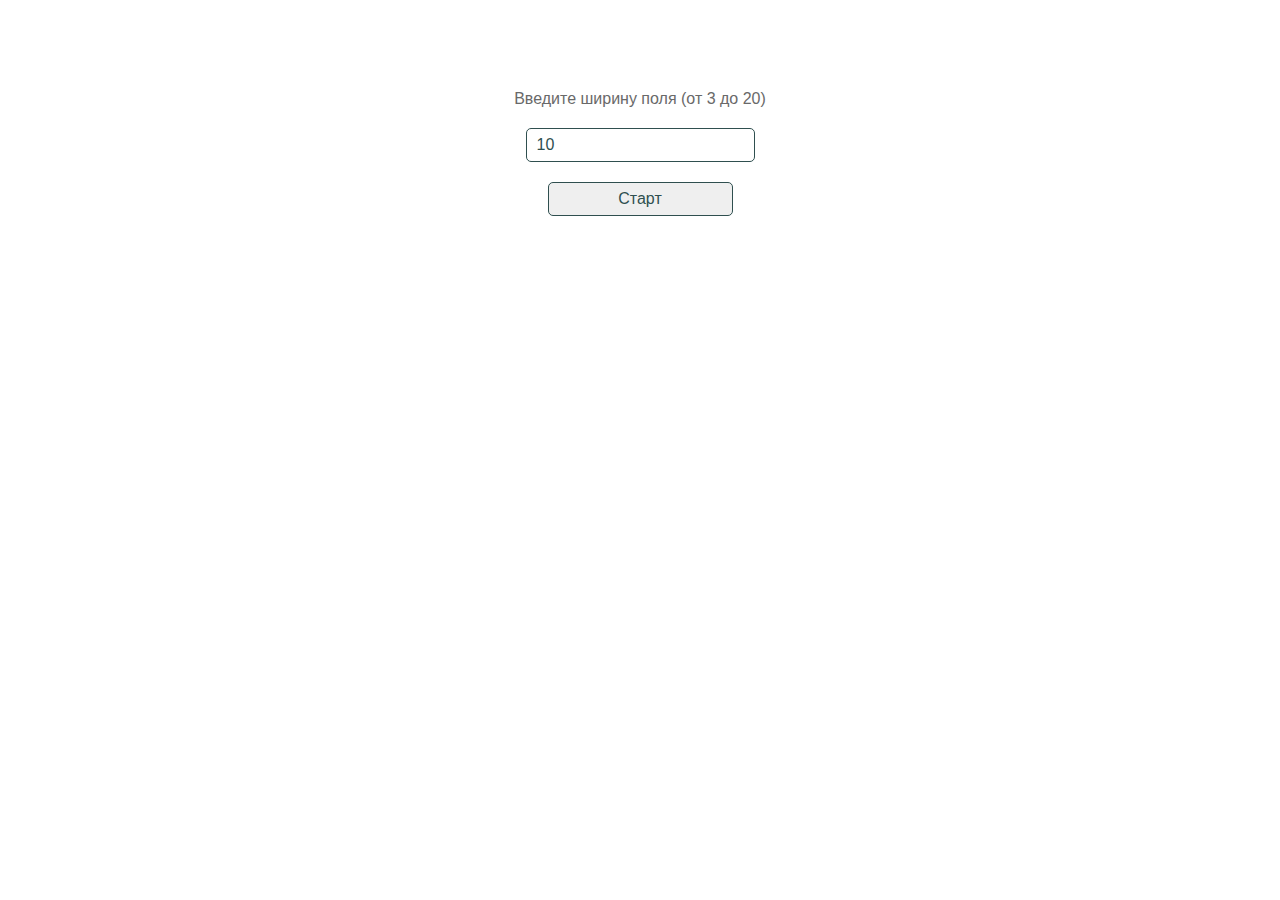
<file: sapper/index.html>
<!DOCTYPE html>
<html lang="en">
<head>
    <meta charset="UTF-8">
    <title>Homework 23</title>
    <link rel="stylesheet" href="css/style.css">
    <link rel="stylesheet" href="https://use.fontawesome.com/releases/v5.8.1/css/all.css" integrity="sha384-50oBUHEmvpQ+1lW4y57PTFmhCaXp0ML5d60M1M7uH2+nqUivzIebhndOJK28anvf" crossorigin="anonymous">
</head>
<body>

    <script src="js/script.js"></script>
</body>
</html>
</file>
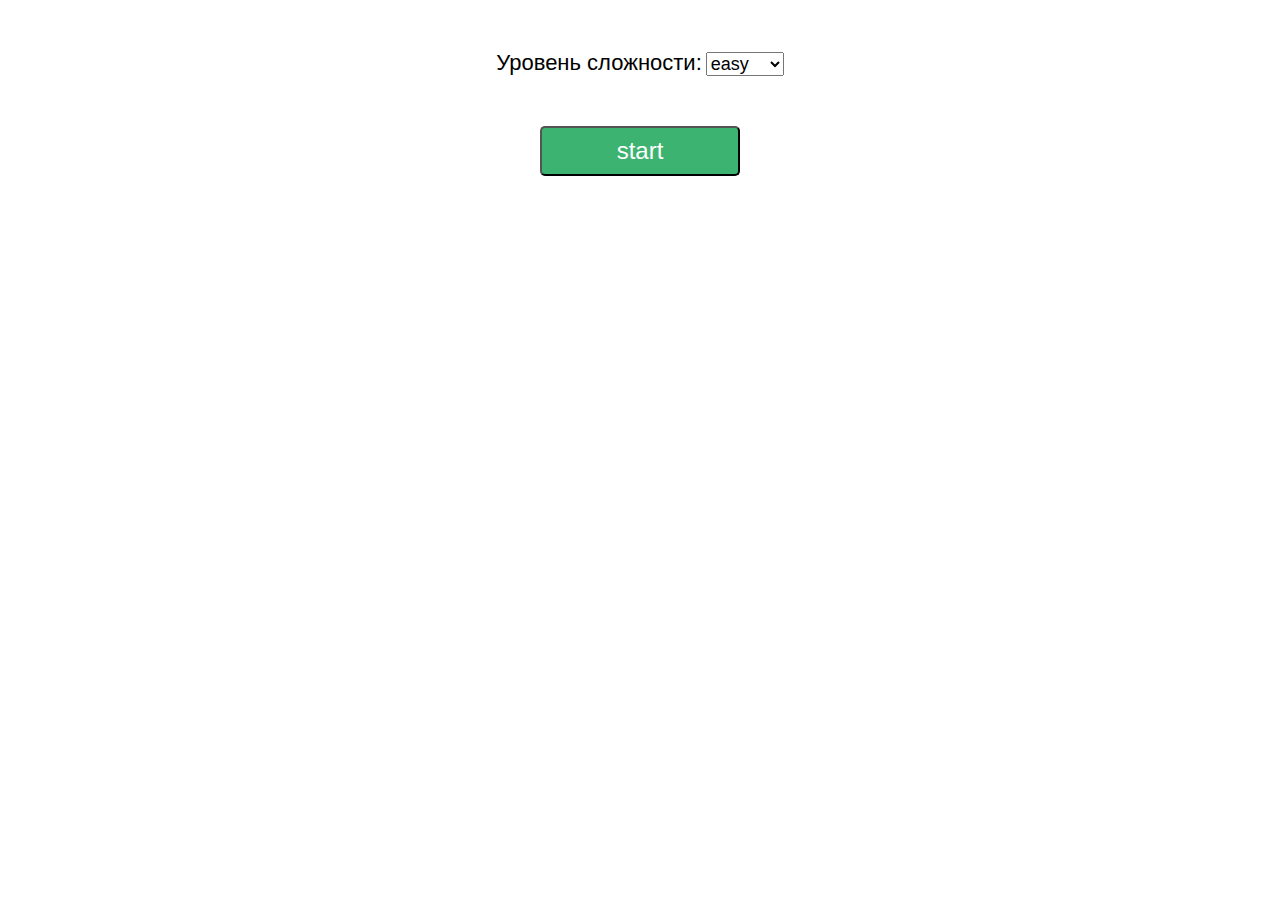
<file: tanks/index.html>
<!doctype html>
<html lang="en">
<head>
    <meta charset="UTF-8">
    <meta name="viewport"
          content="width=device-width, user-scalable=no, initial-scale=1.0, maximum-scale=1.0, minimum-scale=1.0">
    <meta http-equiv="X-UA-Compatible" content="ie=edge">
    <link rel="stylesheet" href="css/style.css">
    <title>Document</title>
</head>
<body>



<div class="level-form">
    <span class="level-title">Уровень сложности:</span>
    <select name="level" id="level">
        <option value="easy">easy</option>
        <option value="normal">normal</option>
        <option value="hard">hard</option>
    </select>
    <button id="startBtn" class="start-btn">start</button>
</div>

<h3 class="tanks-quantity-title">
    Осталось врагов: <span class="tanks-quantity"></span>
</h3>

<div class="field">
    <p class="message"></p>
</div>

<button id="restartBtn" class="start-btn">restart</button>


<script src="js/first-map.js"></script>
<script src="js/script.js"></script>
</body>
</html>
</file>
<file: fem1-popov-step-ham/css/style.css>
@font-face {
    font-family: 'Montserrat';
    font-weight: 400;
    src: url("../fonts/Montserrat-Regular.ttf");
}

@font-face {
    font-family: 'Montserrat';
    font-weight: 300;
    src: url("../fonts/Montserrat-Light.ttf");
}

@font-face {
    font-family: 'Montserrat';
    font-weight: 700;
    src: url("../fonts/Montserrat-Bold.ttf");
}

body {
    font-family: 'Montserrat', sans-serif;
}

.container{
    max-width: 1160px;
    margin: 0 auto;
}

.header {
    background: linear-gradient(0deg, rgba(255, 255, 255, 0.1), rgba(255, 255, 255, 0.2)), url("../img/sections-background/section-1(header).jpg") no-repeat fixed;
    background-size: cover;
    padding-bottom: 180px;
}

.header-nav {
    height: 120px;
    box-sizing: border-box;
    background-color: #49473F80;
}

.header-nav-container {
    display: flex;
    justify-content: space-between;
}

.header-logo {
    margin: 25px 0;
    font-size: 30px;
    text-decoration: none;
    color: #fff;
}

.header-logo-hexagon {
    display: inline-block;
    height: 67px;
    width: 58px;
    padding-top: 14px;
    box-sizing: border-box;
    background: url("../img/logo-polygon-bg.png") no-repeat;
    font-size: 40px;
    font-weight: 700;
    text-align: center;
    vertical-align: middle;
}

.header-menu {
    display: flex;
}

.header-menu-item {
    padding: 52px 10px;
    font-size: 14px;
    font-weight: 700;
    color: #b8b8b8;
    list-style-type: none;
    text-decoration: none;
    text-transform: uppercase;
}

.header-menu-item:hover {
    color: #18cfab;
    border-bottom: 2px solid #18cfab;
}

.header-search-btn {
    font-size: 20px;
    padding: 49px 10px;
}

.header-container {
    padding-top: 180px;
}

.header-title {
    font-size: 35px;
    font-weight: 700;
    color: #fff;
    text-align: center;
    text-transform: uppercase;
}

.header-slogan {
    margin-top: 35px;
    font-size: 69px;
}

.header-slogan-subtitle {
    margin-top: 28px;
    font-size: 30px;
    font-weight: 300;
    color: #fff;
    text-align: center;
}

.header-btns {
    margin-top: 110px;
    text-align: center;
}

.basic-btn {
    padding: 23px 0;
    margin: 0 14px;
    width: 160px;
    background-color: #18cfab;
    border: none;
    border-top: 4px solid #fff;
    border-radius: 5px;
    color: #fff;
    font-size: 13px;
    font-weight: 700;
    text-transform: uppercase;
}

.basic-btn:focus {
    outline: none;
}

.basic-btn:hover {
    background-color: #00CBF6;
}

.advantage {
    display: flex;
    text-align: center;
}

.advantage-items {
    flex: 1 1 100px;
    padding: 80px 10px;
    background-color: #1C2A33;
    color: #18CFAB;
    border-top: 8px solid #18CFAB;
    text-transform: uppercase;
    font-weight: 700;
    font-size: 20px;
}

.advantage-items:nth-child(2n) {
    background-color: #18cfab;
    color: #fff;
    border-top-color: #fff;
}

.advantage-items-img {
    height: 100px;
    margin-bottom: 36px;
}

.basic-title {
    margin-bottom: 80px;
    text-align: center;
    font-size: 36px;
    color: #4E4E4E;
}

.basic-title:after {
    content: '';
    display: block;
    margin: 35px auto;
    width: 90px;
    height: 4px;
    transform: skewX(70deg);
    border-top: 1px solid #18cfab;
    border-bottom: 1px solid #18cfab;
}

.services {
    padding: 100px 0;
}

.services-menu {
    display: flex;
    margin-bottom: 25px;
}

.services-menu-btn {
    flex: 1 1 100px;
    padding: 30px 10px;
    background-color: #F8FCFE;
    border: 1px solid #EBEBEB;
    color: #717171;
    list-style: none;
    text-align: center;
    font-size: 16px;
    user-select: none;
}

.services-menu-btn:hover {
    background-color: #18cfab;
    color: #fff;
    border: none;
}

.services-menu-btn-active {
    position: relative;
    background-color: #18cfab;
    color: #fff;
    border: none;
}

.services-menu-btn-active:after {
    content: '';
    position: absolute;
    top: calc(100% - 10px);
    left: calc(50% - 10px);
    display: block;
    width: 20px;
    height: 20px;
    background-color: #18cfab;
    transform: rotate(45deg);
}

.services-content-wrapper {
    height: 170px;
}

.services-content {
    font-size: 14px;
    font-weight: 300;
    line-height: 2;
    opacity: 1;
}

.services-content-img {
    float: left;
    max-width: 20%;
    margin-right: 20px;
}

.purchase {
    background: linear-gradient(0deg, rgba(0, 0, 0, 0.7), rgba(0, 0, 0, 0.8)), url("../img/sections-background/section-2.jpg") no-repeat center;
    background-size: cover;
    padding: 100px 0;
    text-align: center;
}

.purchase-title {
    margin-bottom: 25px;
    font-size: 40px;
    color: #18cfab;
    font-weight: 700;
    text-transform: uppercase;
}

.purchase-subtitle {
    color: #fff;
    margin-bottom: 60px;
    font-size: 16px;
}

.works {
    background-color: #F8FCFE;
    padding: 100px 0;
}

.works-filter {
    display: flex;
    justify-content: center;
    margin-bottom: 35px;
}

.works-filter-btn {
    padding: 20px 20px;
    background-color: #fff;
    border: 1px solid #EBEBEB;
    color: #717171;
    list-style: none;
    text-align: center;
    font-size: 16px;
    user-select: none;
}

.works-filter-btn:hover {
    color: #18cfab;
    border-top: 3px solid #18cfab;
}

.works-filter-btn-active {
    color: #18cfab;
    border-top: 3px solid #18cfab;
}

.works-content {
    display: grid;
    grid-template-columns: repeat(4, 1fr);
}

.works-content-item img {
    display: block;
    width: 100%;
}

.works-content-hover {
    text-align: center;
    border-top: 3px solid #18cfab;
    box-sizing: border-box;
}

.works-content-hover-btn {
    background: none;
    width: 40px;
    height: 40px;
    margin: 45px 0 35px 0;
    border-radius: 50%;
    border: 2px solid #18cfab;
    color: #18cfab;
    font-size: 16px;
}

.works-content-hover-btn:hover {
    background: #18cfab;
    color: #fff;
}

.works-content-hover-title {
    margin-bottom: 10px;
    font-size: 18px;
    font-weight: 700;
    color: #18cfab;
    text-transform: uppercase;
}

.works-content-hover-category {
    font-size: 16px;
    font-weight: 300;
    color: #8A8A8A;
}


.load-more-btn {
    display: block;
    margin: 50px auto 0 auto;
    padding: 20px 30px;
    background-color: #18cfab;
    border-radius: 5px;
    color: #fff;
    font-size: 14px;
    font-weight: 700;
    text-transform: uppercase;
}

.load-more-btn:hover {
    background-color: #00CBF6;
}

.load-more-btn-plus {
    font-size: 18px;
}

.news {
    padding: 100px 0;
}

.news-wrapper {
    display: grid;
    grid-template-columns: repeat(4, 1fr);
    grid-gap: 30px 20px;
}

.news-item {
    position: relative;
    text-decoration: none;
}


.news-item-img {
    width: 100%;
    display: block;
}

.news-item-date {
    position: absolute;
    right: 0;
    top: 0;
    width: 70px;
    height: 70px;
    background-color: #203E38;
    box-sizing: border-box;
    padding: 14px;
    line-height: 1.5;
    text-align: center;
    color: #fff;
    font-size: 16px;

}

.news-item-description {
    padding: 12px;
    background-color: #F8FCFE;
    color: #717171;
    font-size: 14px;
    border: 1px solid #ECECEC;
}

.news-item-title {
    padding-bottom: 12px;
    font-size: 18px;
    font-weight: 700;
}

.news-item:hover .news-item-date {
    background-color: #18cfab;
}

.news-item:hover .news-item-title {
    color: #18cfab;
}

.people {
    background: linear-gradient(0deg, rgba(0, 0, 0, 0.4), rgba(0, 0, 0, 0.5)), url("../img/sections-background/section-3.jpg") no-repeat center;
    padding: 100px 0;
}

.people-content {
    display: none;
    position: relative;
}

.people-content-active {
    display: block;
}

.people-content-quote {
    font-size: 16px;
    font-weight: 300;
    color: #BBBBBB;
    text-align: center;
    line-height: 1.5;
}   

.people-content-quote:before {
    content: '';
    display: block;
    width: 45px;
    height: 35px;
    margin: 40px auto;
    background: url("../img/quote.png") no-repeat;
}

.people-content-name {
    margin-top: 40px;
    text-align: center;
    color: #18cfab;
    text-transform: uppercase;
    font-size: 18px;
    font-weight: 700;
}

.people-content-position {
    margin-top: 15px;
    text-align: center;
    color: #BBBBBB;
    font-size: 16px;
}

.people-content-img {
    display: block;
    margin: 30px auto;
    width: 150px;
    height: 150px;
    object-fit: cover;
    border-radius: 50%;
    border: 3px solid #18cfab;
    box-shadow: 0 0 0 10px #18cfab40;
}

.people-nav {
    margin: 50px 0 20px 0;
    text-align: center;
}

.people-nav-arrow {
    padding: 0 12px 4px 12px;
    margin: 15px;
    color: #BBBBBB;
    background: none;
    border: 1px solid #BBBBBB;
    font-size: 24px;
    vertical-align: middle;
    user-select: none;
}

.people-nav-arrow:hover {
    background-color: #18cfab;
    color: #fff;
}

.people-nav-img {
    position: relative;
    bottom: 0;
    margin: 0 20px;
    width: 60px;
    height: 60px;
    box-sizing: border-box;
    object-fit: cover;
    border-radius: 50%;
    box-shadow: 0 0 0 5px #18cfab40;
    vertical-align: middle;
    transition: 0.3s;
}

.people-nav-img:hover {
    bottom: 10px;
}

.people-nav-img-active {
    bottom: 10px;
    border: 2px solid #18cfab;
}

.gallery {
    margin: 50px auto;
}

.footer {
    padding: 50px 0;
    margin-top: 100px;
    margin-bottom: 10px;
    background-color: #22353F;
    text-align: center;
    font-size: 14px;
    font-weight: 300;
    color: #fff;
    border-top: 1px solid #fff;
    box-shadow: -2px 0 0 3px #E2E2E2;
}

.footer-link {
    text-decoration: none;
    color: #18cfab;
}




.green-text {
    color: #18cfab;
}

.white-text {
    color: #fff;
}

.bold-text {
    font-weight: 700;
}

.clear-fix:after {
    content: "";
    display: block;
    clear: both;
}


/*  Preloader   */

.preloader {
    display: none;
    margin-top: 50px;
    margin-bottom: 50px;
    text-align: center;
}

.dash {
    display: inline-block;
    margin: 0 7px;
    width: 20px;
    height: 10px;
    border-radius: 5px;
    background: #00CBF6;
}

.uno {
    margin-right: -10px;
    transform-origin: left;
    animation: spin 1.5s linear infinite;
}

.dos {
    transform-origin: right;
    animation: spin2 1.5s linear infinite;
    animation-delay: .1s;
}

.tres {
    transform-origin: right;
    animation: spin3 1.5s linear infinite;
    animation-delay: .15s;
}

.cuatro {
    transform-origin: right;
    animation: spin4 1.5s linear infinite;
    animation-delay: .2s;
}

@keyframes spin {
    0% {
        transform: rotate(0deg);
    }
    25% {
        transform: rotate(360deg);
    }
    30% {
        transform: rotate(370deg);
    }
    35% {
        transform: rotate(360deg);
    }
    100% {
        transform: rotate(360deg);
    }
}

@keyframes spin2 {
    0% {
        transform: rotate(0deg);
    }
    20% {
        transform: rotate(0deg);
    }
    30% {
        transform: rotate(-180deg);
    }
    35% {
        transform: rotate(-190deg);
    }
    40% {
        transform: rotate(-180deg);
    }
    78% {
        transform: rotate(-180deg);
    }
    95% {
        transform: rotate(-360deg);
    }
    98% {
        transform: rotate(-370deg);
    }
    100% {
        transform: rotate(-360deg);
    }
}

@keyframes spin3 {
    0% {
        transform: rotate(0deg);
    }
    27% {
        transform: rotate(0deg);
    }
    40% {
        transform: rotate(180deg);
    }
    45% {
        transform: rotate(190deg);
    }
    50% {
        transform: rotate(180deg);
    }
    62% {
        transform: rotate(180deg);
    }
    75% {
        transform: rotate(360deg);
    }
    80% {
        transform: rotate(370deg);
    }
    85% {
        transform: rotate(360deg);
    }
    100% {
        transform: rotate(360deg);
    }
}

@keyframes spin4 {
    0% {
        transform: rotate(0deg);
    }
    38% {
        transform: rotate(0deg);
    }
    60% {
        transform: rotate(-360deg);
    }
    65% {
        transform: rotate(-370deg);
    }
    75% {
        transform: rotate(-360deg);
    }
    100% {
        transform: rotate(-360deg);
    }
}

/*      masonry      */

.grid-item {
    width: 30%;
    margin: 10px;
}

.grid-item > img {
    display: block;
    width: 100%;
}

.grid-item--width2 { width: 400px; }

.grid-item-hover {
    position: absolute;
    width: 100%;
    height: 100%;
    background-color: #00000080;
    text-align: center;
}

.grid-item-hover-btn {
    position: relative;
    top: 50%;
    transform: translateY(-50%);
    margin: 0 10px;
    font-size: 18px;
    padding: 10px 12px;
    color: #fff;
    background-color: #00CBF6;
    border: none;
    border-radius: 0;
}

.grid-item-hover-btn:hover {
    background-color: #18cfab;
}
</file>
<file: parallax/css/style.css>
.parallax {
    perspective: 10px;
    height: 100vh;
    overflow-x: hidden;
}

.header {
    position: relative;
    overflow: hidden;
    padding-bottom: 100px;
}

.parallax-bg {
    height: 100%;
    width: 100%;
    position: absolute;
    transform: translateZ(-10px) scale(2.5);
    z-index: -2;
    top: 0;
}

.header-bg {
    background: linear-gradient(rgba(0, 0, 0, 0.7), rgba(0, 0, 0, 0.7)), url("../img/bg1.jpg");
    background-size: cover;
}

.middle-bg {
    background: linear-gradient(rgba(0, 0, 0, 0.8), rgba(0, 0, 0, 0.8)), url("../img/bg2.jpg") no-repeat;
    background-size: cover;
    background-position: center -300px;
}

.bottom-bg {
    background: linear-gradient(rgba(0, 0, 0, 0.6), rgba(0, 0, 0, 0.6)), url("../img/bg3.jpg") no-repeat;
    background-size: cover;
    background-position: center;
}

.container {
    max-width: 1000px;
    margin: 0 auto;
}

.navbar-top {
    background-color: #fff;
    margin-top: 30px;
}

.logo-text {
    display: inline-block;
    margin: 35px 0;
    vertical-align: middle;
    font-family: 'Roboto', sans-serif;
    font-size: 36px;
    font-weight: 300;
    color: #424f57;
    text-decoration: none;
}

.logo-text:hover {
    text-shadow: 1px 1px 2px #ccc;
}

.navbar-top-menu {
    display: inline-block;
    width: calc(100% - 260px);
    min-width: 100px;
    text-align: center;
    vertical-align: middle;
    font-family: 'Open Sans', sans-serif;
    font-size: 15px;
    font-weight: 700;
}

.navbar-top-menu-items {
    display: inline-block;
    padding: 20px;
    color: #3e4c4e;
    text-decoration: none;
}

.navbar-top-menu-items:hover {
    color: #14afca;
    text-shadow: 0.5px 0.5px 1px #ccc;
}

.header-title {
    margin: 150px auto;
    font-family: 'Open Sans', sans-serif;
    font-size: 52px;
    font-weight: 700;
    text-transform: uppercase;
    line-height: 1.5;
    color: #fff;
    text-align: center;
}

.basic-block {
    position: relative;
    padding-top: 50px;
    text-align: center;
}

.basic-block::before {
    content: "";
    position: absolute;
    top: -100px;
    left: 0;
    width: 50%;
    height: calc(100% + 200px);
    background-color: #fff;
    z-index: -1;
    transform: skewY(8deg);
}

.basic-block::after {
    content: "";
    position: absolute;
    top: -100px;
    right: 0;
    width: 50%;
    height: calc(100% + 200px);
    background-color: #fff;
    z-index: -1;
    transform: skewY(-8deg);
}

.basic-title {
    font-family: 'Roboto', sans-serif;
    font-size: 60px;
}

.basic-subtitle {
    margin-top: 25px;
    font-family: 'Roboto', sans-serif;
    font-size: 18px;
    font-weight: 700;
    color: #424f57;
}

.basic-text {
    margin-top: 30px;
    font-family: 'Roboto', sans-serif;
    font-size: 16px;
    color: #424f57;
    line-height: 2;
}

.dark-block {
    position: relative;
    padding: 200px 0;
    text-align: center;
    overflow: hidden;
}

.dark-subtitle {
    margin-top: 25px;
    font-family: "Open Sans", sans-serif;
    font-size: 18px;
    color: white;
    font-weight: 700;
}

.companies {
    display: grid;
    grid-template-columns: repeat(4, 220px);
    grid-template-rows: repeat(2, 100px);
    grid-column-gap: 30px;
    grid-row-gap: 50px;
    justify-content: center;
    justify-items: center;
    align-items: center;
    margin-top: 50px;
}

.companies-logo-2 {
    background-color: #fff;
    padding: 12px;
}

.companies-logo-2-img {
    vertical-align: middle;
}

.team {
    display: grid;
    grid-template-columns: repeat(3, 300px);
    justify-content: space-between;
    margin-top: 50px;
}

.quote-text {
    margin-top: 40px;
    font-family: "Open Sans", sans-serif;
    font-size: 16px;
    font-style: italic;
    line-height: 2;
    color: white;
}

.quote-autor {
    margin-top: 25px;
    font-family: "Open Sans", sans-serif;
    font-size: 18px;
    font-weight: 600;
    font-style: italic;
    text-align: right;
    color: white;
}

.formula {
    margin-top: 40px;
    font-family: 'Roboto', sans-serif;
    font-size: 30px;
    font-weight: 700    ;
    line-height: 2;
    color: #424f57;
}

.footer-text {
    width: 400px;
    margin: 100px auto;
    text-align: center;
}

.footer-text-bold {
    font-weight: 700;
}

.blue-text {
    color: #14afca;
    text-transform: uppercase;
    font-weight: 700;
}
</file>
<file: pizza/css/style.css>
body {
    font-family: 'Lato', sans-serif;
}

.nav {
    position: relative;
    height: 11.5vw;
    box-sizing: border-box;
    padding-top: 2.5vw;
    background-color: #373C3F;
    color: white;
}

.nav-title {
    font-family: 'Montserrat', sans-serif;
    font-size: 3.8vw;
    padding-left: 5.8vw;
}

.nav-btn {
    position: absolute;
    height: 11.5vw;
    width: 13vw;
    top: 0;
    right: 0;
    box-sizing: border-box;
    padding-top: 3vw;
    background-color: #202529;
    font-size: 5vw;
    text-align: center;
}

.nav-btn:hover {
    background-color: #ACD8AD;
}

.nav-menu {
    display: none;
    position: absolute;
    top: 11.5vw;;
    right: 0;
    width: 183px;
    border-top: 1px solid #E1E1E1;
}

.nav-menu-hide {
    display: none;
}

.nav-menu-show {
    display: block;
}

.nav-menu-item {
    display: block;
    padding: 10px 0 9px 12px;
    border-left: 1px solid #E1E1E1;
    border-right: 1px solid #E1E1E1;
    border-bottom: 1px solid #E1E1E1;
    font-size: 12px;
    background-color: #FAFAFA;
    text-decoration: none;
    color: #444444;
}

.nav-menu-item:hover {
    background-color: #ACD8AD;
}

.nav-logo {
    display: none;
    position: absolute;
    top: 8px;
    right: 30px;
}

.header {
    width: 100vw;
    height: 54vw;
    box-sizing: border-box;
    background: url("../img/header.png") no-repeat;
    background-size: cover;
    padding-top: 14px;
    padding-left: 20px;
    margin-bottom: 4px;
}

.header-title {
    margin-bottom: 5px;
    font-size: 16px;
    color: #ffffff;
    line-height: 1.4;
}

.header-website {
    font-size: 14px;
    color: #A6D6E0;
    text-decoration: none;

}

.category {
    display: grid;
    grid-template-columns: 250fr 70fr;
    grid-row-gap: 2px;
}

.category-item {
    padding: 8.5vw 0;
    font-size: 20px;
    text-align: center;
    color: white;
    text-decoration: none;
}

.category-item-pizza {
    background: url("../img/category-1.png") no-repeat bottom;
    background-size: cover;
}
.category-item-salads {
    background: url("../img/category-2.png") no-repeat center;
    background-size: cover;
}
.category-item-deserts {
    background: url("../img/category-3.png") no-repeat center;
    background-size: cover;
}

.category-arrow {
    padding: 9vw 0;
    font-size: 14px;
    text-align: center;
    color: white;
    text-decoration: none;
    background-color: #ACD8AD;
}

.overmenu {
    position: relative;
    margin: 22px 6px 10px;
}

.overmenu-title {
    font-size: 20px;
    color: #373C3F;
    text-transform: uppercase;
}

.overmenu-subtitle {
    margin-top: 3px;
    font-size: 10px;
    color: #CBCCCE;
}

.overmenu-logo {
    display: none;
    position: absolute;
    top: -20px;
    right: 22px;
}

.menu {

}

.menu-block {
    margin-bottom: 32px;
    color: #373C3F;
}

.menu-block-title {
    padding: 9px 0 9px 18px;
    font-size: 20px;
    text-transform: uppercase;
}

.menu-block-title-grey {
    background-color: #373C3F;
    color: #ACD8AD;
}

.menu-block-title-green {
    background-color: #ACD8AD;
    color: #373C3F;
}

.menu-category {
    display: flex;
    justify-content: space-between;
    align-items: center;
    margin: 16px;
}

.menu-category:nth-child(2) {
    margin-top: 12px;
}

.menu-category-title {
    font-weight: 300;
    text-transform: uppercase;
    font-size: 15px;
}

.menu-category-icon {
    height: 25px;
    width: 25px;
    object-fit: contain;
}

.icon-tea-cup {
    transform: scale(1.25) translate(-2px, -2px);
}
.icon-beer-cup {
    transform: scale(.85) translate(-5px, 0px);

}

.menu-item {
    display: flex;
    justify-content: space-between;
    flex-wrap: wrap;
    margin: 11px 16px;
}

.menu-item-name {
    font-size: 14px;
}

.menu-item-price {
    font-size: 14px;
}

.menu-item-desc {
    margin-top: 7px;
    font-size: 9px;
}

.footer {
    position: relative;
    margin-top: 50px;
    padding: 9px;
    background-color: #ACD8AD;
}

.footer-text {
    display: block;
    text-align: center;
    color: white;
    font-size: 14px;
    font-weight: 300;
    line-height: 1.4;
}

.footer-logo {
    display: none;
    position: absolute;
    left: 30px;
    top: 7px;
}

@media (min-width: 640px) {
    .nav {
        padding-top: 3.5vw;
    }
    .nav-menu {
        width: 243px;
    }
    .nav-menu-item {
        padding: 14px 0 13px 26px;
        font-size: 14px;
    }
    .header {
        padding-top: 22px;
        padding-left: 38px;
    }
    .header-title {
        margin-bottom: 18px;
        font-size: 36px;
        line-height: 1.15;
    }
    .header-website {
        font-size: 24px;
    }
    .category-item {
        padding: 57px 0;
        font-size: 36px;
    }
    .category-arrow {
        padding: 58px 0;
        font-size: 26px;
    }
    .overmenu {
        margin: 38px 0 22px 19px;
    }
    .overmenu-title {
        font-size: 40px;
    }
    .overmenu-subtitle {
        margin-top: 5px;
        font-size: 20px;
    }
    .menu-block {
        margin-bottom: 44px;
    }
    .menu-block-title {
        padding: 17px 0 17px 38px;
        font-size: 40px;
    }
    .menu-category {
        margin: 40px 36px 30px 36px;
    }
    .menu-category:nth-child(2) {
        margin: 26px 36px;
    }
    .menu-category-title {
        font-size: 30px;
        font-weight: 400;
    }
    .menu-category-icon {
        height: 50px;
        width: 50px;
    }
    .menu-item {
        margin: 22px 35px;
    }
    .menu-item-name {
        font-size: 27px;
    }
    .menu-item-price {
        font-size: 27px;
    }
    .menu-item-desc {
        margin-top: 14px;
        font-size: 18px;
    }
    .footer {
        margin-top: 124px;
        padding: 22px;
    }
    .footer-text {
        font-size: 20px;
        font-weight: 300;
        line-height: 1.4;
    }
}

@media (min-width: 641px) {
    .nav {
        height: 100px;
        padding-top: 24px;
    }
    .nav-title {
        display: none;
    }
    .nav-btn {
        display: none;
    }
    .nav-menu {
        display: flex;
        position: relative;
        top: 0;
        width: 100%;
        border: none;
    }
    .nav-menu-item {
        padding: 18px 0 13px 28px;
        background: none;
        border: none;
        color: white;
        text-transform: uppercase;
        font-size: 12px;
        font-weight: 300;
    }
    .nav-menu-item:hover {
        color: #ACD8AD;
        background: none;
    }
    .nav-logo {
        display: block;
    }
}

@media (min-width: 980px) {
    .nav-menu-item {
        font-size: 17px;
    }
    .header {
        padding-top: 50px;
        padding-left: 30px;
    }
    .header-title {
        margin-bottom: 48px;
        font-size: 55px;
        line-height: 1.22;
    }
    .header-website {
        font-size: 35px;
    }
    .category {
        grid-template-columns: 1fr 1fr 1fr;
    }
    .category-item {
        padding: 145px 0;
        font-size: 38px;
    }
    .category-arrow {
        display: none;
    }
    .overmenu {
        margin: 66px 0 22px 28px;
    }
    .overmenu-title {
        font-size: 34px;
    }
    .overmenu-subtitle {
        margin-top: 8px;
    }
    .overmenu-logo {
        display: block;
    }
    .menu {
        display: flex;
    }
    .menu-block {

    }
    .menu-block-title {
        padding: 22px 0 20px 20px;
        font-size: 33px;
    }
    .menu-category {
        margin: 36px 0;
    }
    .menu-category:nth-child(2) {
        margin: 24px 0;
    }
    .menu-category-title {
        margin: 0 22px;
        font-size: 24px;
    }
    .menu-item {
        margin: 30px 15px;
    }
    .menu-item-name {
        font-size: 25px;
    }
    .menu-item-price {
        font-size: 25px;
    }
    .menu-item-desc {
        font-size: 16px;
    }
    .footer {
        margin-top: 12px;
        padding: 36px;
        text-align: right;
    }
    .footer-text {
        display: inline-block;
        font-size: 20px;
    }
    .footer-logo {
        display: block;
    }
}


@media (min-width: 1200px) {
    .header {
        padding-top: 42px;
        padding-left: 37px;
    }
    .header-title {
        font-size: 63px;
        line-height: 1.1;
    }
    .header-website {
        font-size: 39px;
    }
    .category-item {
        padding: 178px 0;
        font-size: 43px;
    }
    .overmenu {
        margin: 72px 0 17px 22px;
    }
    .overmenu-title {
        font-size: 40px;
    }
    .menu-block-title {
        padding: 15px 0 19px 17px;
        font-size: 40px;
    }
    .menu-category-title {
        font-size: 30px;
    }
    .footer {
        margin-top: 57px;
    }
    .footer-text {
        font-size: 21px;
    }
}

@media screen and (min-width: 500px) {
    @media screen and (max-width: 800px) {
        .footer {

            height: 1500px;
        }
    }
}
</file>
<file: resume/css/style.css>
@font-face {
    font-family: 'Raleway';
    font-weight: 400;
    src: url("../fonts/Raleway-Regular.ttf");
}

@font-face {
    font-family: 'Raleway';
    font-weight: 300;
    src: url("../fonts/Raleway-Light.ttf");
}

@font-face {
    font-family: 'Raleway';
    font-weight: 600;
    src: url("../fonts/Raleway-SemiBold.ttf");
}

@font-face {
    font-family: 'Raleway';
    font-weight: 700;
    src: url("../fonts/Raleway-Bold.ttf");
}

li {
    list-style: none;
}

.container {
    font-family: 'Raleway', sans-serif;
    background: #eee;
    display: flex;
    height: 100vh;
    overflow: hidden;
}

aside {
    display: inline-block;
    width: 30vw;
    height: 100vh;
    background-color: #444;
    text-align: center;
    color: white;
}

.aside-wrapper {
    transform: translateY(calc(50vh - 50%));
}

.aside-photo {
    width: 220px;
    height: 220px;
    object-fit: cover;
    border-radius: 50%;
    border: 3px solid #444;
    box-shadow: 0 0 0 1px #666;
}

.aside-name {
    margin: 15px;
    text-transform: uppercase;
    font-weight: 600;
    font-size: 26px;
}

.aside-profession {
    font-size: 22px;
    font-weight: 300;
}

.aside-info {
    margin: 80px auto;
    width: 260px;
    font-weight: 300;
}

.aside-info-item {
    margin: 10px;
    list-style: none;
    text-align: left;
}

.aside-info-item a {
    color: white;
    text-decoration: none;
}

.aside-info-item i {
    margin-right: 10px;
}

.aside-info-item-icon {
    width: 20px;
    height: 20px;
}

.aside-info-tel {
    font-family: sans-serif;
}

.aside-link {
    display: block;
    margin: 50px;
    text-decoration: none;
    font-size: 14px;
    color: #eeeeee;
}

main {
    display: flex;
    justify-content: space-around;
    flex-wrap: wrap;
    width: 70vw;
    height: 100vh;
    padding-top: 20px;
    padding-bottom: 20px;
    box-sizing: border-box;
    overflow: scroll;
}

section {
    max-width: 800px;
    width: 100%;
    margin: 20px 40px;
    padding: 20px;
    border: 1px solid #444444;
    border-radius: 3px;
}

section h3 {
    margin-bottom: 20px;
    margin-left: 10px;
    text-transform: uppercase;
    font-size: 20px;
    font-weight: 600;
}

section a {
    color: #444;
}

.skills-wrapper {
    display: flex;
    flex-wrap: wrap;
    justify-content: space-around;
}

.skills-item {
    width: 190px;
    margin: 0 10px 10px 10px;
    text-align: right;
}

.skills-item-title {
    margin-right: 3px;
}

.skills-indent {
    height: 10px;
}

.p-b {
    display: inline-block;
    width: 5px;
    height: 5px;
    margin: 3px;
    border-radius: 50%;
    border: 1px solid #eeeeee;
    box-shadow: 0 0 0 1px #aaa;
    background-color: #444;
}

.p-b-e {
    background: none;
}

.summary-item {
    line-height: 1.2;
    margin-bottom: 10px;
}

.list-item:before {
    content:'';
    display: inline-block;
    width: 10px;
    height: 5px;
    border-bottom: 2px solid #444;
    border-left: 2px solid #444;
    transform: rotate(-45deg);
    position: relative;
    top: -4px;
    margin-right: 5px;
}

.timelist {
    display: grid;
    grid-template-columns: 1fr 3fr;
    grid-gap: 10px;
}

.timelist-year {
    font-weight: 600;
    text-align: right;
}

.timelist-text {
    line-height: 1.2;
}

.project-item {
    line-height: 1.2;
    margin-bottom: 20px;
}

.project-item-desc {
    font-weight: 300;
    font-size: 14px;
    margin-left: 20px;
    margin-top: 4px;
}

@media (max-width: 1380px) {
    aside {
        width: 40vw;
    }

    main {
        width: 60vw;
        height: auto;
    }
}

@media (max-width: 900px) {
    .container {
        flex-wrap: wrap;
        height: auto;
    }

    section {
        margin: 10px 20px;
    }

    aside {
        width: 100vw;
        height: auto;
    }

    .aside-wrapper {
        margin-top: 80px;
        transform: none;
    }

    main {
        width: 100vw;
        height: auto;
    }
}
</file>
<file: sapper/css/style.css>
.field {
    display: grid;
    justify-content: center;
    grid-column-gap: 5px;
    grid-row-gap: 3px;
}

.cell {
    width: 50px;
    height: 50px;
    border: 1px solid #555;
    background-color: #aaa;
    border-radius: 2px;
}

.icon {
    margin: 13px;
    font-size: 25px;
}

.bomb-num {
    text-align: center;
    font-family: sans-serif;
    color: cadetblue;
    font-size: 16px;
}

.game-over-title {
    font-family: sans-serif;
    font-size: 40px;
    text-align: center;
}

.default-text {
    text-align: center;
    font-family: sans-serif;
    color: dimgray;
}

.restart-btn {
    display: block;
    width: 185px;
    margin: 20px auto;
    color: darkslategrey;
    border: 1px solid darkslategrey;
    border-radius: 5px;
    padding: 7px 10px;
    font-family: sans-serif;
    font-size: 16px;
}

.select-size-input {
    display: block;
    margin: 20px auto;
    color: darkslategrey;
    border: 1px solid darkslategrey;
    border-radius: 5px;
    padding: 7px 10px;
    font-family: sans-serif;
    font-size: 16px;
}
</file>
<file: tanks/css/style.css>
.field {
    position: relative;
    width: 500px;
    height: 500px;
    margin: 0 auto;
}

.cell {
    position: absolute;
    width: 10px;
    height: 10px;
    box-sizing: border-box;
    transform: translate(-50%, -50%);
}

.wall {
    background-color: #222222;
}

.easy-wall {
    background-color: peru;
    border: 1px solid saddlebrown;
    border-radius: 2px;
}

.tank {
    position: absolute;
    width: 30px;
    height: 30px;
    background-color: mediumseagreen;
    box-sizing: border-box;
    transform: translate(-50%, -50%) rotate(0deg);
    border: 1px solid #444;
    border-left: 6px solid #222222;
    border-right: 6px solid #222222;
    border-radius: 3px;
    top: 50px;
    left: 50px;
}

.tank:after {
    content: '';
    display: block;
    position: relative;
    width: 6px;
    height: 22px;
    left: 5px;
    top: -8px;
    background-color: #222;
    border: 1px solid #444;
    border-radius: 2px;
}

.bomb {
    position: absolute;
    width: 7px;
    height: 7px;
    background-color: #222;
    box-sizing: border-box;
    transform: translate(-50%, -50%) rotate(0deg);
    border-radius: 5px;
}

.tank-bot {
    background-color: firebrick;
}

.eagle {
    background: url("../img/eagle.png") no-repeat;
    background-size: contain;
    width: 50px;
    height: 50px;
    transform: translate(-50%, -50%) rotate(0deg);
    position: absolute;
    left: 240px;
    top: 460px;
}

.message {
    position: absolute;
    margin: 0 15%;
    width: 70%;
    top: 200px;
    font-family: sans-serif;
    font-size: 70px;
    font-weight: 700;
    text-align: center;
    color: white;
    z-index: 3;
    background-color: rgba(0, 0, 0, 0.8);
    border-radius: 5px;
}

.tanks-quantity-title {
    margin: 10px;
    font-family: sans-serif;
    font-size: 20px;
    text-align: center;
    color: #222;
}

.level-title {
    margin-bottom: 20px;
    font-family: sans-serif;
    text-align: center;
    font-size: 22px;
}

.level-form {
    margin: 50px auto;
    text-align: center;
}

.start-btn {
    display: block;
    margin: 50px auto;
    height: 50px;
    width: 200px;
    font-size: 24px;
    border-radius: 5px;
    background-color: mediumseagreen;
    color: white;
}

.start-btn:hover {
    background-color: limegreen;
}

#level {
    font-size: 18px;
}
</file>
